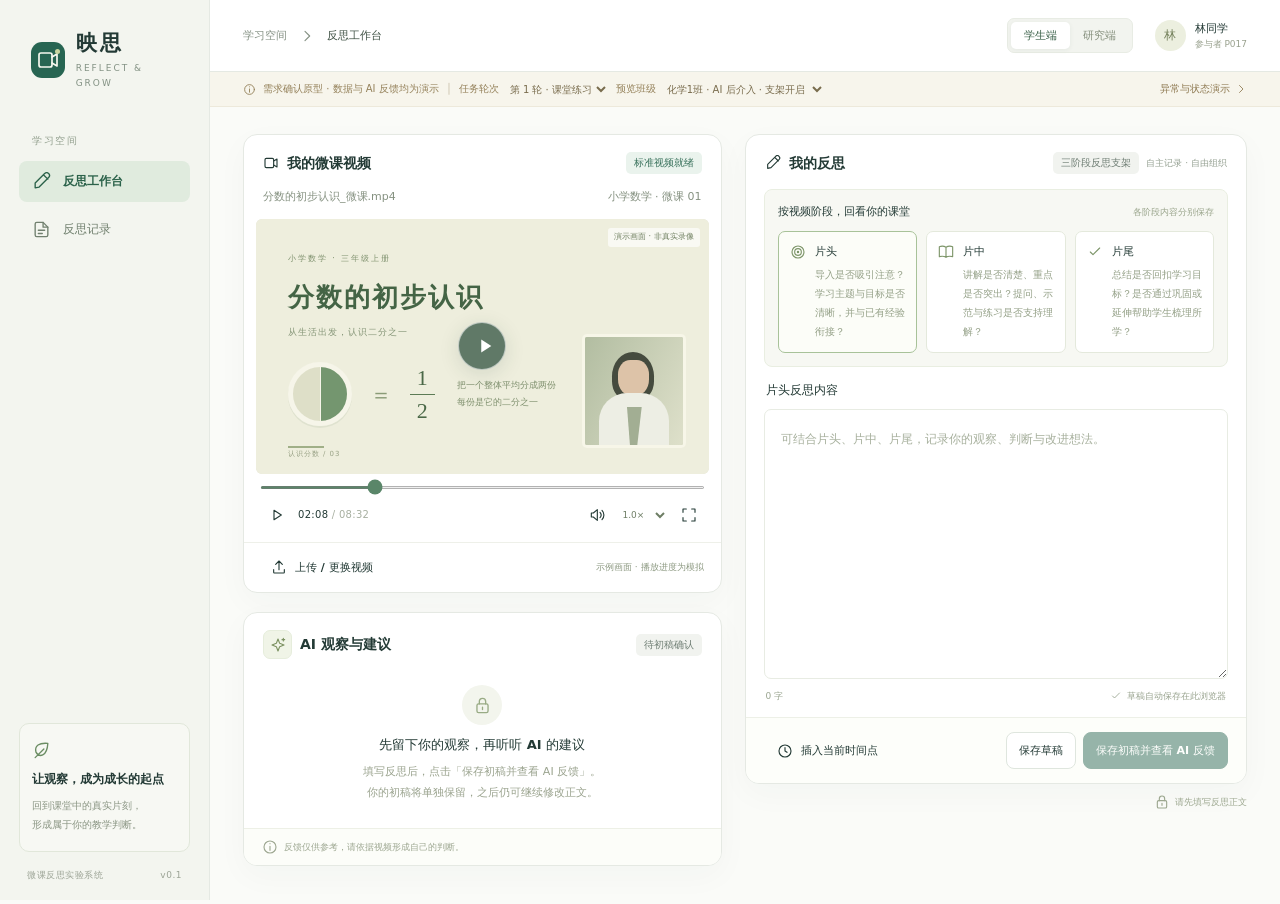
<file: index.html>
<!doctype html>
<html lang="zh-CN">
<head>
<meta charset="utf-8">
<meta name="viewport" content="width=device-width,initial-scale=1">
<meta name="description" content="微课视频反思实验系统的本地需求确认交互原型">
<title>映思 · 微课反思实验系统</title>
<style>
:root{--ink:#233a35;--sub:#75817c;--green:#276552;--green-deep:#204f42;--mint:#edf5ef;--line:#e5e9e3;--paper:#fafbf8;--white:#fff;--gold:#a58041;--amber:#f6f0e5;--red:#af5f54;--shadow:0 10px 32px #263d3408;--radius:14px}
*{box-sizing:border-box}body{margin:0;background:var(--paper);color:var(--ink);font:14px/1.6 "Microsoft YaHei","PingFang SC",system-ui,sans-serif}button,input,textarea,select{font:inherit}button,a,input,select,textarea{-webkit-tap-highlight-color:transparent}button{cursor:pointer}button{color:inherit}button:disabled{opacity:.48;cursor:not-allowed}a{color:inherit}svg{display:block;flex-shrink:0}.icon{width:19px;height:19px;fill:none;stroke:currentColor;stroke-width:1.7;stroke-linecap:round;stroke-linejoin:round}.i-sm{width:16px;height:16px}.i-lg{width:24px;height:24px}button:focus-visible,a:focus-visible{outline:3px solid #a9cbbb;outline-offset:3px}textarea:focus,input:focus,select:focus{outline:2px solid #b8d1c0;outline-offset:1px}h1,h2,h3,p{margin:0}h1{font-size:25px;font-weight:650;letter-spacing:-.7px}h2{font-size:17px;font-weight:650}h3{font-size:15px;font-weight:650}small,.small{font-size:12px}.muted{color:var(--sub)}.eyebrow{font-size:10px;letter-spacing:2px;color:#87978d;font-weight:650}.row{display:flex;align-items:center;gap:10px}.between{justify-content:space-between}.wrap{flex-wrap:wrap}.hidden,[hidden]{display:none!important}.btn{display:inline-flex;align-items:center;justify-content:center;gap:8px;background:white;border:1px solid #dfe6de;border-radius:8px;padding:9px 14px;white-space:nowrap;font-size:12px;font-weight:550;min-height:37px;transition:.18s}.btn:hover{background:#f3f6f1;border-color:#bdcfc0}.btn.primary{background:var(--green);border-color:var(--green);color:#fff}.btn.primary:hover{background:var(--green-deep)}.btn.ghost{background:transparent;border-color:transparent}.btn.ghost:hover{background:#edf2eb}.btn.tiny{padding:5px 9px;min-height:28px;font-size:11px}.btn.danger{color:var(--red)}.icon-btn{display:inline-flex;align-items:center;justify-content:center;width:32px;height:32px;background:transparent;border:0;border-radius:6px}.icon-btn:hover{background:#edf2eb}.tag{display:inline-flex;align-items:center;gap:5px;padding:3px 8px;border-radius:5px;background:#f1f3ef;color:#6f7e74;font-size:10px;white-space:nowrap}.tag.green{background:#eaf3ed;color:#37705a}.tag.amber{background:var(--amber);color:#99733a}.tag.red{background:#f8ece9;color:#a85a4e}.dot{width:5px;height:5px;border-radius:50%;background:currentColor}.card{background:white;border:1px solid var(--line);border-radius:var(--radius);box-shadow:var(--shadow)}
.sidebar{position:fixed;left:0;top:0;bottom:0;width:210px;background:#f3f5ef;border-right:1px solid var(--line);padding:30px 19px 18px;display:flex;flex-direction:column;z-index:30}.brand{display:flex;align-items:center;gap:11px;padding:0 12px 31px}.brand-mark{background:var(--green);color:#f6f8ee;width:36px;height:36px;display:grid;place-items:center;border-radius:11px;position:relative}.brand-mark:after{content:"";position:absolute;right:5px;top:7px;width:5px;height:5px;border-radius:50%;background:#c7d59f}.brand-name{font-size:21px;letter-spacing:3px;font-weight:700;line-height:1.3}.brand-sub{font-size:9px;letter-spacing:2px;color:#839284;margin-top:4px}.nav-label{font-size:10px;color:#93a08f;letter-spacing:1.6px;margin:12px 13px}.nav{display:flex;flex-direction:column;gap:7px}.nav button{border:0;background:transparent;padding:11px 13px;text-align:left;display:flex;align-items:center;gap:12px;color:#71806f;font-size:12px;border-radius:8px}.nav button:hover{background:#e8eee3}.nav button.active{background:#e0ebde;color:#2b624a;font-weight:650}.side-note{margin-top:auto;padding:17px 12px;border:1px solid #e1e7da;border-radius:10px;background:#f7f8f3}.side-note .leaf{color:#6b8d63;margin-bottom:10px}.side-note h3{font-size:12px}.side-note p{font-size:10px;line-height:1.9;color:#8a9583;margin-top:6px}.side-bottom{font-size:9px;color:#9ba395;display:flex;justify-content:space-between;padding:16px 8px 0;letter-spacing:.5px}.app{margin-left:210px}.topbar{height:72px;border-bottom:1px solid var(--line);background:#fff;display:flex;justify-content:space-between;align-items:center;padding:0 33px;gap:18px}.breadcrumb{font-size:11px;color:#859184;display:flex;gap:12px;align-items:center}.breadcrumb strong{font-weight:550;color:#3f5144}.top-right{display:flex;align-items:center;gap:22px}.role-switch{display:flex;background:#f2f4ef;border:1px solid #e8ece4;padding:3px;border-radius:7px}.role-switch button{border:0;background:transparent;font-size:11px;padding:5px 13px;color:#86907e;border-radius:5px}.role-switch button.active{background:#fff;color:#3d634b;box-shadow:0 1px 5px #223d2910}.profile{display:flex;align-items:center;gap:9px;font-size:11px}.avatar{width:31px;height:31px;border-radius:50%;background:#ecefdf;color:#74815b;display:grid;place-items:center;font-size:12px}.profile small{display:block;font-size:9px;color:#98a08d}.prototype-bar{padding:9px 33px;background:#f7f5ec;border-bottom:1px solid #ede9db;display:flex;align-items:center;justify-content:space-between;gap:10px;font-size:10px;color:#95825b}.prototype-bar .row{gap:7px}.prototype-bar select{font-size:10px;color:#796c4d;border:0;background:transparent;max-width:230px;cursor:pointer}.prototype-bar button{color:#8e7951;font-size:10px;border:0;background:transparent;padding:0;display:flex;align-items:center;gap:5px}.main{max-width:1580px;margin:0 auto;padding:27px 33px 38px}.page-head{display:flex;justify-content:space-between;gap:20px;align-items:flex-start;margin-bottom:22px}.page-head .eyebrow{margin-bottom:7px}.page-head p{font-size:11px;color:var(--sub);margin-top:6px}.head-status{text-align:right;padding-top:9px}.steps{display:flex;gap:0;padding:16px 24px;margin-bottom:23px;align-items:center;box-shadow:none}.step{display:flex;align-items:center;gap:11px;min-width:0;flex:1}.step:last-child{flex:0 0 auto}.step-num{width:28px;height:28px;border-radius:50%;display:grid;place-items:center;border:1px solid #dce3d8;background:#f7f8f4;color:#a4ad9e;font-size:11px}.step.active .step-num{color:white;background:var(--green);border-color:var(--green)}.step.done .step-num{background:#edf4e9;border-color:#edf4e9;color:#61855b}.step strong{font-size:11px;font-weight:550;display:block}.step small{font-size:9px;color:#9aa493;display:block;margin-top:1px}.step-line{height:1px;background:var(--line);flex:1;margin:0 23px;min-width:15px}.workspace-grid{display:grid;grid-template-columns:minmax(0,1fr) minmax(0,1.05fr);gap:23px;align-items:start}.panel-head{padding:17px 19px 14px;display:flex;align-items:center;justify-content:space-between;gap:10px}.panel-head h2{font-size:13px;display:flex;align-items:center;gap:8px}.panel-head .meta{font-size:9px;color:#939f90;display:flex;align-items:center;gap:7px}.video-card{overflow:hidden}.video-name{padding:0 19px 13px;display:flex;align-items:center;justify-content:space-between;font-size:10px;color:#859180}.video-stage{background:#e6e7dc;position:relative;aspect-ratio:16/9;overflow:hidden;margin:0 12px;border-radius:6px;color:#405b48}.slide{position:absolute;inset:0;display:flex;background:#eeeedd}.slide:before{content:"";position:absolute;inset:0;opacity:.15;background-image:radial-gradient(#bcb89c .7px,transparent .7px);background-size:6px 6px}.slide-left{position:relative;padding:7% 7% 5%;width:100%;display:flex;flex-direction:column;justify-content:center}.slide-heading{font-family:Georgia,"Microsoft YaHei",serif;font-size:clamp(18px,2vw,30px);letter-spacing:2px;color:#446445;font-weight:600}.slide-kicker{font-size:8px;letter-spacing:2px;color:#7f916e;margin-bottom:12px}.slide-desc{font-size:9px;color:#859577;letter-spacing:1px;margin-top:6px}.fraction-demo{display:flex;gap:18px;align-items:center;margin-top:23px}.fraction-circle{width:64px;height:64px;background:conic-gradient(#74966f 0deg 180deg,#dedfc8 180deg 360deg);border:5px solid #f6f5e9;border-radius:50%;box-shadow:0 2px 0 #b5bea744;position:relative}.fraction-circle:after{content:"";height:100%;width:1px;position:absolute;background:#f6f5e9;left:50%;top:0}.fraction-eq{font-size:22px;color:#8a9b77}.fraction-number{font-family:Georgia,serif;font-size:22px;display:flex;flex-direction:column;align-items:center;line-height:1.1;color:#4a6847}.fraction-number span:first-child{border-bottom:1px solid #5c7b55;padding:0 7px 4px;margin-bottom:4px}.fraction-note{font-size:9px;line-height:1.9;color:#7f906e;margin-left:4px}.chalk-line{width:36px;height:2px;background:#a0af87;margin-top:20px}.slide-page{position:absolute;bottom:13px;left:7%;font-size:7px;color:#98a185;letter-spacing:1px}.camera{position:absolute;width:23%;height:45%;bottom:10%;right:5%;border-radius:5px;background:#c9cdb6;border:3px solid #f7f6e8;overflow:hidden}.camera-bg{position:absolute;inset:0;background:linear-gradient(115deg,#b2bda1,#dee0ca)}.teacher-hair{position:absolute;top:14%;left:28%;width:43%;height:45%;border-radius:50% 50% 40% 40%;background:#454b3e}.teacher-face{position:absolute;top:22%;left:34%;width:31%;height:33%;background:#ddc3a8;border-radius:40% 40% 46% 46%}.teacher-body{position:absolute;bottom:-17%;left:14%;width:72%;height:65%;background:#edeee4;border-radius:40% 40% 0 0}.teacher-shirt{position:absolute;bottom:0;left:43%;width:15%;height:35%;background:#a2ae93;clip-path:polygon(0 0,100% 0,70% 100%,20% 100%)}.demo-watermark{position:absolute;right:9px;top:9px;background:#ffffffa6;font-size:8px;padding:3px 6px;border-radius:3px;color:#748465;z-index:2}.play-big{position:absolute;top:50%;left:50%;transform:translate(-50%,-50%);width:48px;height:48px;border:1px solid #ffffff95;background:#2f503ebd;color:white;border-radius:50%;display:grid;place-items:center;box-shadow:0 4px 20px #233d3320}.play-big .icon{fill:currentColor;stroke-width:0;width:22px;height:22px;margin-left:3px}.video-stage.playing .play-big{opacity:0;transition:.2s}.video-stage.playing:hover .play-big{opacity:1}.video-stage.playing .fraction-circle{animation:float 4s ease-in-out infinite}@keyframes float{50%{transform:translateY(-4px)}}.video-stage video{position:absolute;width:100%;height:100%;object-fit:contain;background:#172922;z-index:2}.video-stage:fullscreen{margin:0;border-radius:0;display:grid;place-items:center;aspect-ratio:auto}.video-stage:fullscreen .slide{position:relative;width:100%;aspect-ratio:16/9;max-height:100%}.controls{padding:12px 16px 11px}.seek{width:100%;accent-color:#5a8669;height:3px;margin:0 0 10px;display:block;cursor:pointer}.time{font-size:10px;font-variant-numeric:tabular-nums;letter-spacing:.3px}.time span{color:#a7afa0}.player-select{font-size:9px;border:0;color:#6e7e65;background:transparent;width:49px;cursor:pointer}.video-footer{padding:10px 17px;border-top:1px solid #eef0e9;display:flex;justify-content:space-between;align-items:center;gap:8px}.video-footer small{font-size:9px;color:#8c9981}.ai-card{margin-top:19px;overflow:hidden}.ai-card .panel-head{padding-bottom:14px}.ai-symbol{display:grid;place-items:center;background:#f0f4e7;border:1px solid #e6eddc;color:#7b9160;border-radius:7px;width:29px;height:29px}.ai-lock{padding:12px 22px 24px;text-align:center}.ai-lock .lock-visual{width:40px;height:40px;margin:0 auto 10px;border-radius:50%;background:#f3f5ed;color:#99ab85;display:grid;place-items:center}.ai-lock h3{font-size:12px;font-weight:550}.ai-lock p{font-size:10px;color:#9aa38e;margin:6px auto 0;max-width:290px;line-height:1.9}.ai-bottom{border-top:1px solid #edf0e6;padding:10px 18px;background:#fcfdf9;font-size:9px;color:#9da791;display:flex;align-items:center;gap:6px}.feedback-item{margin:0 18px;padding:13px 0;border-top:1px solid #edf0e7;font-size:11px}.feedback-item:first-child{border-top:0}.feedback-item h3{font-size:11px;display:flex;justify-content:space-between;margin-bottom:6px}.feedback-item p{color:#84917b;line-height:1.9;font-size:10px}.feedback-item .time-link{font-size:10px;border:0;color:#4f8062;background:#f0f5eb;border-radius:4px;padding:2px 6px}.feedback-item .suggestion{padding:8px 10px;border-radius:6px;background:#f5f7f0;margin-top:8px;font-size:10px;color:#718565}.reflection-card{overflow:hidden;display:flex;flex-direction:column;min-height:610px}.reflection-card .panel-head{padding-bottom:15px}.scaffold{margin:0 18px 14px;padding:13px;background:#f7f8f3;border:1px solid #e9eee1;border-radius:8px}.scaffold-title{display:flex;justify-content:space-between;align-items:center;font-size:11px;font-weight:550;margin-bottom:10px}.scaffold-title small{font-size:9px;color:#9aa58c;font-weight:400}.prompts{display:grid;grid-template-columns:repeat(3,minmax(0,1fr));gap:9px}.prompt{border:1px solid #e4e9dc;border-radius:7px;background:#fff;padding:11px;text-align:left;display:flex;gap:9px;align-items:flex-start;transition:.2s}.prompt:hover,.prompt.selected{border-color:#a8c299;background:#fcfdf8}.prompt-symbol{color:#7d9569;padding-top:1px}.prompt strong{font-size:10px;font-weight:550;display:block;margin-bottom:4px}.prompt p{font-size:9px;line-height:1.9;color:#94a087}.editor-label{padding:0 20px 9px;font-size:11px;display:flex;align-items:center;gap:7px}.editor-wrap{padding:0 18px;flex:1;display:flex;flex-direction:column;min-height:250px;position:relative}textarea.reflection{border:1px solid #e8ece3;background:#fff;border-radius:7px;resize:vertical;width:100%;min-height:255px;flex:1;padding:16px;color:#53674e;line-height:2.2;font-size:11px;transition:border .2s}textarea.reflection::placeholder{color:#a7b09d}textarea.reflection:focus{outline:0;border-color:#a6bc98;box-shadow:0 0 0 3px #f0f5ea}.editor-tools{display:flex;justify-content:space-between;align-items:center;padding:10px 2px 14px;color:#98a38e;font-size:9px}.save-state{display:flex;align-items:center;gap:5px;font-size:9px}.save-state .icon{width:12px;height:12px}.editor-actions{border-top:1px solid #edf0e7;padding:14px 18px;display:flex;align-items:center;justify-content:space-between;gap:8px;background:#fdfefa}.editor-actions .btn{font-size:10px;padding:8px 12px}.editor-actions small{font-size:9px;color:#97a28a}.submit-note{display:flex;align-items:center;gap:5px;font-size:9px;color:#9ca78f;margin-top:10px;justify-content:flex-end}.version-bar{margin-top:21px;display:flex;align-items:center;gap:0;padding:15px 19px;box-shadow:none}.version-bar>.row{flex:1;min-width:0}.version-bar .version-icon{width:30px;height:30px;background:#f3f5ee;border-radius:7px;display:grid;place-items:center;color:#8ba078}.version-bar strong{font-size:10px;font-weight:550;display:block}.version-bar small{font-size:9px;color:#9aa78e}.version-bar .separator{height:23px;width:1px;background:#e6ebdf;margin:0 23px}.version-link{background:none;border:0;color:#73925e;font-size:10px;padding:0}.page-foot{display:flex;align-items:center;justify-content:center;gap:7px;font-size:9px;color:#a4ad9b;padding-top:24px;letter-spacing:.2px}.notice{padding:12px 15px;background:#f8f5ea;border:1px solid #eee6cc;border-radius:8px;font-size:11px;color:#9c8756;display:flex;gap:9px;align-items:flex-start;line-height:1.9;margin-bottom:19px}.notice.green{color:#5d8061;background:#f1f6ec;border-color:#e0ead7}.notice .icon{width:16px;height:16px;margin-top:3px}.stats{display:grid;grid-template-columns:repeat(4,1fr);gap:17px;margin-bottom:23px}.stat{padding:20px}.stat span{font-size:11px;color:#86967b}.stat strong{display:block;font-size:27px;line-height:1.5;font-weight:550;margin:7px 0 2px}.stat small{font-size:9px;color:#a3ae97}.section-heading{display:flex;justify-content:space-between;align-items:center;margin:23px 0 13px}.section-heading h2{font-size:14px}.tabs{display:flex;gap:20px;border-bottom:1px solid var(--line);margin-bottom:19px}.tabs button{background:none;border:0;color:#93a087;padding:10px 0 12px;font-size:11px;border-bottom:2px solid transparent}.tabs button.active{color:#43704d;border-bottom-color:#5a8153}.group-grid{display:grid;grid-template-columns:repeat(4,1fr);gap:15px;margin-bottom:22px}.group-card{padding:18px}.group-letter{width:32px;height:32px;border:1px solid #dbe5d0;border-radius:9px;background:#f3f7ec;color:#65884f;font-family:Georgia;font-size:17px;display:grid;place-items:center;margin-bottom:13px}.group-card label{display:block;font-size:10px;color:#93a285;margin:15px 0 6px}.field{background:#fbfcf8;border:1px solid #e0e7d8;border-radius:6px;width:100%;padding:8px 9px;font-size:11px;color:#637957}.switch-row{display:flex;justify-content:space-between;align-items:center;margin-top:17px;font-size:10px;color:#849775}.switch{position:relative;display:inline-block;width:29px;height:17px;flex-shrink:0}.switch input{opacity:0;width:0;height:0;position:absolute}.switch span{position:absolute;cursor:pointer;inset:0;border-radius:20px;background:#dce3d5;transition:.2s}.switch span:before{content:"";position:absolute;width:11px;height:11px;left:3px;top:3px;border-radius:50%;background:white;transition:.2s}.switch input:checked+span{background:#63835a}.switch input:checked+span:before{transform:translateX(12px)}.switch input:focus-visible+span{outline:3px solid #a9cbbb;outline-offset:2px}.settings-card{padding:21px}.settings-card h3{font-size:13px;margin-bottom:15px}.setting-row{display:flex;justify-content:space-between;gap:15px;padding:12px 0;border-bottom:1px solid #eef1e7;font-size:11px}.setting-row:last-child{border-bottom:0}.setting-row span{color:#91a080}.setting-row strong{font-weight:500;color:#617c50;text-align:right}.table-card{overflow:auto}.table{width:100%;border-collapse:collapse;text-align:left;font-size:11px;white-space:nowrap}.table th{color:#93a284;font-size:10px;font-weight:500;background:#f7f9f2;padding:13px 18px;border-bottom:1px solid var(--line)}.table td{padding:15px 18px;border-bottom:1px solid #eef1e8;color:#6c805d}.table tr:last-child td{border-bottom:0}.table td strong{font-weight:550;color:#48633f}.table td.wrap-cell{white-space:normal;min-width:230px;line-height:1.9}.filters{display:flex;gap:12px;align-items:center;margin-bottom:17px}.filters .field{width:auto;min-width:130px}.search{max-width:240px}.empty{padding:50px 20px;text-align:center;color:#95a489;font-size:12px}.data-inline{display:grid;grid-template-columns:repeat(3,1fr);gap:15px;margin-bottom:20px}.data-inline .stat{padding:16px 20px}.data-inline .stat strong{font-size:22px}.event-list{max-height:490px;overflow:auto}.event-item{display:flex;gap:15px;padding:13px 20px;border-bottom:1px solid #eef1e8}.event-item .event-time{font-size:10px;color:#a2ac97;font-variant-numeric:tabular-nums;min-width:59px;padding-top:3px}.event-item .event-text{flex:1}.event-item strong{font-size:11px;font-weight:500}.event-item p{font-size:10px;color:#99a58d;margin-top:3px}.event-item .event-point{margin-top:8px;width:6px;height:6px;border-radius:50%;background:#b6c6a6}.modal-backdrop{position:fixed;inset:0;background:#23372c60;backdrop-filter:blur(3px);z-index:100;display:flex;align-items:center;justify-content:center;padding:22px}.modal{width:520px;max-width:100%;max-height:89vh;overflow:auto;background:white;border-radius:16px;box-shadow:0 24px 90px #20372530}.modal.wide{width:680px}.modal-header{padding:23px 25px 15px;display:flex;align-items:center;justify-content:space-between}.modal-header h2{font-size:17px}.modal-body{padding:0 25px 23px;color:#778b67;font-size:12px}.modal-body>p{line-height:1.9}.modal-footer{border-top:1px solid #edf1e6;padding:17px 25px;display:flex;justify-content:flex-end;gap:9px;background:#fbfcf8}.upload-zone{margin-top:18px;border:1px dashed #b9cda7;border-radius:10px;padding:30px 15px;text-align:center;background:#f8faf4}.upload-zone>.icon{width:30px;height:30px;margin:0 auto 12px;color:#8ba576}.upload-zone p{font-size:10px;color:#9baa8c;margin-top:10px}.upload-zone .file-label{display:inline-flex;cursor:pointer}.progress{height:5px;background:#e8eedf;border-radius:5px;overflow:hidden;margin:16px 0 10px}.progress>div{height:100%;background:#7c9c61;border-radius:5px;transition:width .2s}.progress-status{font-size:11px;color:#82966e}.snapshot{padding:17px;background:#f6f8f1;border:1px solid #e7eddd;border-radius:8px;white-space:pre-wrap;line-height:2;max-height:340px;overflow:auto;font-size:12px;color:#6b805a;margin-top:15px}.snapshot-meta{font-size:10px;color:#a0ac92;margin-top:9px}.review-note{margin-top:18px;padding:12px;background:#f4f7ee;border-radius:8px;font-size:10px;color:#91a07e;line-height:1.9}.success-symbol{width:56px;height:56px;display:grid;place-items:center;background:#eff6e7;color:#709756;border-radius:50%;margin:3px auto 17px}.success-content{text-align:center}.success-content h3{font-size:18px;margin-bottom:7px}.success-content p{font-size:11px;line-height:1.9;color:#93a482}.toast{position:fixed;bottom:28px;left:calc(50% + 105px);transform:translateX(-50%) translateY(20px);opacity:0;pointer-events:none;z-index:200;background:#2c4d3d;color:#fff;padding:12px 20px;font-size:12px;border-radius:9px;box-shadow:0 8px 30px #193c2b25;transition:.2s;max-width:90vw}.toast.show{opacity:1;transform:translateX(-50%) translateY(0)}.scenario-options{display:grid;grid-template-columns:1fr 1fr;gap:10px;margin-top:18px}.scenario{border:1px solid #e1e9d7;border-radius:8px;padding:13px;text-align:left;background:#fafcf6}.scenario strong{font-size:11px;display:block;color:#657f53}.scenario small{font-size:9px;color:#9caa8d;display:block;margin-top:5px}.scenario:hover{background:#f0f5e7}.spin{animation:spin 1s linear infinite}@keyframes spin{to{transform:rotate(360deg)}}.mobile-menu{display:none}.offline-pill{font-size:10px;color:#a08445;display:flex;align-items:center;gap:4px}.submitted-banner{padding:15px 20px;background:#eff5e8;border-bottom:1px solid #dde8d0;color:#73905d;font-size:11px;display:flex;align-items:center;gap:8px}.no-scaffold{padding:17px 20px 16px;font-size:11px;color:#99a58d;line-height:1.9}.preview-note{font-size:10px;color:#9daa8e;margin-top:15px;line-height:1.9}.badge-line{display:flex;gap:7px;margin-top:8px}.draft-icon{color:#8eaa73}.toolbar-divider{height:15px;width:1px;background:#e9ede2}.config-note{color:#94a284;font-size:10px;line-height:1.9;margin-top:15px}.config-name{font-size:12px;font-weight:550}.source-line{font-size:10px;color:#9aa98c;margin-bottom:19px;line-height:1.9}.modal pre{white-space:pre-wrap;word-break:break-word;font:11px/1.9 inherit}
.panel-head h2{font-size:14px}.prompt strong{font-size:11px}.prompt p{font-size:10px}.editor-label{font-size:12px}textarea.reflection{font-size:12px}.feedback-item p,.feedback-item .suggestion{font-size:11px}.ai-lock h3{font-size:13px}.ai-lock p{font-size:11px}.video-name{font-size:11px}.step strong{font-size:12px}.step small{font-size:10px}.editor-actions .btn{font-size:11px}.editor-actions{flex-wrap:wrap}.reflection-card{min-height:650px}.config-note{font-size:11px}.table{font-size:12px}.event-item strong{font-size:12px}.event-item p{font-size:11px}
@media(min-width:1600px){.main{padding-top:34px}.workspace-grid{gap:26px}.reflection-card{min-height:700px}textarea.reflection{min-height:300px}.prompt{padding:14px}.prompt p{font-size:10px}.slide-heading{font-size:33px}.ai-lock{padding:20px 22px 33px}}
@media(max-width:1200px){.sidebar{width:183px;padding-left:12px;padding-right:12px}.app{margin-left:183px}.topbar{padding:0 23px}.prototype-bar{padding:9px 23px}.main{padding:24px 23px}.workspace-grid{gap:17px}.prompts{gap:7px}.prompt{padding:9px;gap:6px}.prompt p{font-size:9px}.prompt-symbol .icon{width:15px;height:15px}.scaffold{margin-left:14px;margin-right:14px;padding:10px}.editor-wrap{padding:0 14px}.head-status .small{font-size:10px}.editor-actions{flex-wrap:wrap}.editor-actions .row{margin-left:auto}.toast{left:calc(50% + 91px)}.step-line{margin:0 14px}.group-grid{grid-template-columns:repeat(2,1fr)}.top-right{gap:15px}}
@media(max-width:980px){.sidebar{width:70px;padding:24px 10px}.brand{padding:0 5px 27px}.brand>div:last-child,.nav-label,.nav button span,.side-note,.side-bottom{display:none}.nav button{padding:12px 15px}.nav{gap:13px}.app{margin-left:70px}.workspace-grid{grid-template-columns:1fr 1.08fr;gap:15px}.topbar{height:64px}.top-right{gap:12px}.profile>div:last-child{display:none}.step small{display:none}.step-line{margin:0 12px}.steps{padding:14px 18px}.step strong{font-size:10px}.step-num{width:24px;height:24px}.prompts{grid-template-columns:1fr}.prompt{padding:8px 9px}.prompt p{line-height:1.6}.prompt strong{margin-bottom:2px}.reflection-card{min-height:660px}.fraction-note{display:none}.fraction-demo{margin-top:16px}.camera{right:3%}.video-footer{flex-wrap:wrap}.head-status{display:none}.toast{left:calc(50% + 35px)}.stats{grid-template-columns:repeat(2,1fr)}.version-bar .separator{margin:0 13px}.prototype-bar .prototype-desc{display:none}.prototype-bar .prototype-short{display:inline}.video-name{gap:8px;align-items:flex-start}.video-name span:first-child{word-break:break-all}}
@media(max-width:720px){.sidebar{display:none}.app{margin:0}.topbar{padding:0 16px;height:59px}.breadcrumb{font-size:10px;gap:8px}.top-right{gap:8px}.role-switch button{padding:5px 10px;font-size:10px}.profile{display:none}.mobile-menu{display:flex}.prototype-bar{padding:8px 16px;font-size:9px;flex-wrap:wrap;justify-content:flex-start}.prototype-bar select{max-width:190px}.prototype-bar>button{margin-left:auto}.main{padding:20px 16px 30px}h1{font-size:22px}.page-head{margin-bottom:17px;gap:8px}.page-head p{font-size:10px;line-height:1.9}.page-head .eyebrow{font-size:9px}.page-head .btn{padding:7px 10px;font-size:10px}.steps{padding:13px 14px;margin-bottom:18px}.step{gap:7px}.step-line{margin:0 8px;min-width:7px}.step strong{font-size:9px}.step-num{width:22px;height:22px;font-size:9px}.workspace-grid{grid-template-columns:1fr;gap:18px}.reflection-card{min-height:590px}.prompts{grid-template-columns:1fr}.prompt p{font-size:9px;line-height:1.8}.scaffold{padding:12px}.slide-heading{font-size:26px}.slide-kicker{font-size:8px}.fraction-note{display:block}.video-footer{flex-wrap:nowrap}.video-stage{margin:0 10px}.camera{right:5%}.ai-lock{padding:8px 20px 21px}.ai-card{margin-top:16px}.version-bar{flex-wrap:wrap;gap:13px;padding:15px}.version-bar>.row{min-width:120px}.version-bar .separator{display:none}.version-bar .version-icon{width:25px;height:25px}.toast{left:50%}.stats{gap:11px}.stat{padding:16px}.stat strong{font-size:24px}.group-grid{gap:12px}.group-card{padding:14px}.data-inline{gap:9px}.data-inline .stat{padding:13px}.data-inline .stat span{font-size:9px}.data-inline .stat strong{font-size:19px}.filters{flex-wrap:wrap;gap:8px}.filters .field{font-size:10px;min-width:100px}.tabs{gap:18px}.tabs button{font-size:10px}.modal-backdrop{padding:13px}.modal-header{padding:20px 19px 15px}.modal-body{padding:0 19px 20px}.modal-footer{padding:15px 19px}.scenario-options{gap:8px}.scenario{padding:11px}.editor-actions{flex-wrap:nowrap}.editor-actions .btn{font-size:10px;padding:8px 9px}.editor-actions small{font-size:8px}.source-line{font-size:9px}.page-foot{font-size:8px}.panel-head .meta{font-size:8px}.head-status{display:none}}
@media(prefers-reduced-motion:reduce){*,*:before,*:after{animation:none!important;transition:none!important}}
.reflection-archive{display:grid;gap:20px}.archive-stage{overflow:hidden}.archive-stage>h2{padding:17px 22px;border-bottom:1px solid var(--line);font-size:17px}.archive-versions{display:grid;grid-template-columns:repeat(2,minmax(0,1fr))}.archive-version{padding:20px 22px;min-width:0}.archive-version+.archive-version{border-left:1px solid var(--line)}.archive-version-head{display:flex;align-items:center;justify-content:space-between;gap:12px;flex-wrap:wrap;margin-bottom:12px}.archive-version-head h3{font-size:14px}.archive-time{font-size:12px;color:var(--sub)}.archive-text{white-space:pre-wrap;overflow-wrap:anywhere;font-size:15px;line-height:1.9;color:var(--ink)}.archive-empty{font-size:14px;color:var(--sub);padding:4px 0}.legacy-stage{margin-top:12px}.legacy-stage.selected{border-color:#a8c299;background:#edf5ef}
@media(max-width:720px){.archive-versions{grid-template-columns:1fr}.archive-version+.archive-version{border-left:0;border-top:1px solid var(--line)}.archive-stage>h2{padding:15px 18px}.archive-version{padding:17px 18px}}
.prototype-bar>.row{flex-wrap:wrap}.round-config+.round-config{margin-top:30px}.config-name{font-size:14px}
</style>
</head>
<body>
<svg style="display:none" aria-hidden="true"><defs>
<symbol id="i-play" viewBox="0 0 24 24"><path d="m9 5 11 7-11 7Z"/></symbol>
<symbol id="i-pause" viewBox="0 0 24 24"><path d="M8 5v14M16 5v14"/></symbol>
<symbol id="i-video" viewBox="0 0 24 24"><rect x="3" y="5" width="13" height="14" rx="2"/><path d="m16 9 5-3v12l-5-3"/></symbol>
<symbol id="i-grid" viewBox="0 0 24 24"><rect x="3" y="3" width="7" height="7" rx="1.5"/><rect x="14" y="3" width="7" height="7" rx="1.5"/><rect x="3" y="14" width="7" height="7" rx="1.5"/><rect x="14" y="14" width="7" height="7" rx="1.5"/></symbol>
<symbol id="i-edit" viewBox="0 0 24 24"><path d="m15 4 5 5M4 20l5-1L21 7a2 2 0 0 0-5-5L4 14Z"/></symbol>
<symbol id="i-file" viewBox="0 0 24 24"><path d="M14 3H6a2 2 0 0 0-2 2v14a2 2 0 0 0 2 2h12a2 2 0 0 0 2-2V9Z"/><path d="M14 3v6h6M8 13h8M8 17h5"/></symbol>
<symbol id="i-check" viewBox="0 0 24 24"><path d="m5 12 4 4L19 6"/></symbol>
<symbol id="i-clock" viewBox="0 0 24 24"><circle cx="12" cy="12" r="9"/><path d="M12 7v5l3 2"/></symbol>
<symbol id="i-upload" viewBox="0 0 24 24"><path d="M12 16V3m-5 5 5-5 5 5M4 16v4a1 1 0 0 0 1 1h14a1 1 0 0 0 1-1v-4"/></symbol>
<symbol id="i-download" viewBox="0 0 24 24"><path d="M12 3v13m-5-5 5 5 5-5M4 16v4a1 1 0 0 0 1 1h14a1 1 0 0 0 1-1v-4"/></symbol>
<symbol id="i-spark" viewBox="0 0 24 24"><path d="m12 3 2.5 6.5L21 12l-6.5 2.5L12 21l-2.5-6.5L3 12l6.5-2.5ZM20 2v4m-2-2h4"/></symbol>
<symbol id="i-lock" viewBox="0 0 24 24"><rect x="5" y="10" width="14" height="11" rx="2"/><path d="M8 10V7a4 4 0 0 1 8 0v3M12 14v3"/></symbol>
<symbol id="i-info" viewBox="0 0 24 24"><circle cx="12" cy="12" r="9"/><path d="M12 11v6M12 7h.01"/></symbol>
<symbol id="i-chevron" viewBox="0 0 24 24"><path d="m9 5 7 7-7 7"/></symbol>
<symbol id="i-down" viewBox="0 0 24 24"><path d="m6 9 6 6 6-6"/></symbol>
<symbol id="i-close" viewBox="0 0 24 24"><path d="m6 6 12 12M18 6 6 18"/></symbol>
<symbol id="i-reset" viewBox="0 0 24 24"><path d="M3 11a9 9 0 1 1 3 8M3 4v7h7"/></symbol>
<symbol id="i-settings" viewBox="0 0 24 24"><path d="M4 6h16M4 12h16M4 18h16"/><circle cx="9" cy="6" r="2" fill="currentColor"/><circle cx="15" cy="12" r="2" fill="currentColor"/><circle cx="8" cy="18" r="2" fill="currentColor"/></symbol>
<symbol id="i-chart" viewBox="0 0 24 24"><path d="M4 3v18h17M8 16v-5m5 5V7m5 9v-8"/></symbol>
<symbol id="i-leaf" viewBox="0 0 24 24"><path d="M20 3C9 2 3 6 5 14c4 7 14 6 15-11ZM4 21 15 10"/></symbol>
<symbol id="i-target" viewBox="0 0 24 24"><circle cx="12" cy="12" r="9"/><circle cx="12" cy="12" r="5"/><circle cx="12" cy="12" r="1"/></symbol>
<symbol id="i-book" viewBox="0 0 24 24"><path d="M12 5c-3-2-7-2-10-1v15c4-1 7-1 10 1 3-2 6-2 10-1V4c-3-1-7-1-10 1Zm0 0v15"/></symbol>
<symbol id="i-screen" viewBox="0 0 24 24"><rect x="3" y="4" width="18" height="13" rx="2"/><path d="M8 21h8M12 17v4m-5-8 3-3 3 2 4-5"/></symbol>
<symbol id="i-chat" viewBox="0 0 24 24"><path d="M21 11a9 9 0 0 1-9 9 10 10 0 0 1-4-1l-5 2 1-5a9 9 0 1 1 17-5Z"/><path d="M8 10h8M8 14h5"/></symbol>
<symbol id="i-save" viewBox="0 0 24 24"><path d="M5 3h12l4 4v13a1 1 0 0 1-1 1H4a1 1 0 0 1-1-1V5a2 2 0 0 1 2-2Z"/><path d="M7 3v6h10V3M7 21v-7h10v7"/></symbol>
<symbol id="i-volume" viewBox="0 0 24 24"><path d="m11 4-6 5H2v6h3l6 5ZM15 8a6 6 0 0 1 0 8m3-11a10 10 0 0 1 0 14"/></symbol>
<symbol id="i-expand" viewBox="0 0 24 24"><path d="M8 3H3v5m13-5h5v5M3 16v5h5m13-5v5h-5"/></symbol>
<symbol id="i-wifi" viewBox="0 0 24 24"><path d="M2 8a16 16 0 0 1 20 0M5 12a11 11 0 0 1 14 0m-10 4a5 5 0 0 1 6 0M12 20h.01"/></symbol>
<symbol id="i-menu" viewBox="0 0 24 24"><path d="M4 6h16M4 12h16M4 18h16"/></symbol>
</defs></svg>
<aside class="sidebar">
 <div class="brand"><div class="brand-mark"><svg class="icon i-lg"><use href="#i-video"/></svg></div><div><div class="brand-name">映思</div><div class="brand-sub">REFLECT & GROW</div></div></div>
 <div class="nav-label" id="navLabel">学习空间</div><nav class="nav" id="navigation" aria-label="主导航"></nav>
 <div class="side-note"><div class="leaf"><svg class="icon"><use href="#i-leaf"/></svg></div><h3>让观察，成为成长的起点</h3><p>回到课堂中的真实片刻，<br>形成属于你的教学判断。</p></div>
 <div class="side-bottom"><span>微课反思实验系统</span><span>v0.1</span></div>
</aside>
<div class="app">
 <header class="topbar"><div class="row"><button class="icon-btn mobile-menu" aria-label="打开导航" data-action="mobileNav"><svg class="icon"><use href="#i-menu"/></svg></button><div class="breadcrumb"><span id="crumbSpace">学习空间</span><svg class="icon i-sm"><use href="#i-chevron"/></svg><strong id="crumbPage">反思工作台</strong></div></div><div class="top-right"><div class="role-switch" aria-label="角色预览"><button id="studentRole" class="active" data-action="role" data-role="student">学生端</button><button id="researchRole" data-action="role" data-role="researcher">研究端</button></div><div class="profile"><div class="avatar" id="avatar">林</div><div id="profileText">林同学<small>参与者 P017</small></div></div></div></header>
 <div class="prototype-bar"><div class="row"><svg class="icon" style="width:13px;height:13px"><use href="#i-info"/></svg><span>需求确认原型<span class="prototype-desc"> · 数据与 AI 反馈均为演示</span></span><span style="color:#c7bda6">│</span><label for="previewRound">任务轮次</label><select id="previewRound" aria-label="预览任务轮次"></select><label for="previewGroup">预览班级</label><select id="previewGroup" aria-label="预览班级"></select></div><button data-action="scenarios">异常与状态演示 <svg class="icon" style="width:12px;height:12px"><use href="#i-chevron"/></svg></button></div>
 <main class="main" id="main"></main>
</div>
<div id="modalRoot"></div><div class="toast" id="toast" role="status" aria-live="polite"></div>
<input id="fileInput" type="file" accept="video/*,.mp4,.mov,.webm,.mkv,.avi" hidden>
<script>
/* 本地需求确认原型。没有服务端、真实转码或 AI 调用。 */
'use strict';
const $=s=>document.querySelector(s);
const icons=(name,cls='')=>`<svg class="icon ${cls}" aria-hidden="true"><use href="#i-${name}"/></svg>`;
const esc=s=>String(s??'').replace(/[&<>"']/g,c=>({'&':'&amp;','<':'&lt;','>':'&gt;','"':'&quot;',"'":'&#39;'}[c]));
const now=()=>new Date().toISOString();
const localTime=t=>t?new Date(t).toLocaleTimeString('zh-CN',{hour12:false}):'—';
const fmt=t=>`${String(Math.floor(t/60)).padStart(2,'0')}:${String(Math.floor(t%60)).padStart(2,'0')}`;
const flowNames={none:'无 AI 介入',first:'AI 先介入',later:'AI 后介入'};
const reflectionStages=['片头','片中','片尾'];
const emptyStageDrafts=()=>Object.fromEntries(reflectionStages.map(stage=>[stage,'']));
const classNames={A:'物理1班',B:'物理2班',C:'化学1班',D:'化学2班'};
const rounds=[{id:'1',name:'课堂练习'},{id:'2',name:'课后反思'}];
const className=id=>classNames[id]||id;
const roundTitle=id=>`第 ${id} 轮 · ${rounds.find(r=>r.id===String(id))?.name||''}`;
const KEY='yingsi-prototype-v1';
const initialGroups=()=>[{id:'A',name:'物理1班',flow:'none',scaffold:false},{id:'B',name:'物理2班',flow:'none',scaffold:true},{id:'C',name:'化学1班',flow:'later',scaffold:true},{id:'D',name:'化学2班',flow:'first',scaffold:true}];
let storageAvailable=true,stored=null;
try{stored=JSON.parse(localStorage.getItem(KEY)||'null')}catch(e){storageAvailable=false}
const store=stored&&stored.schema===1?stored:{schema:1,groups:initialGroups(),sessions:{},configVersion:1};
// Keep legacy first-round keys and IDs so saved drafts and snapshots stay intact.
store.roundGroups=store.roundGroups||{'1':store.groups,'2':store.groups.map(g=>({...g}))};
for(const r of rounds)store.roundGroups[r.id]=(store.roundGroups[r.id]||store.groups).map(g=>({...g,name:className(g.id)}));
store.groups=store.roundGroups['1'];
for(const [key,s] of Object.entries(store.sessions)){
  s.roundId=String(s.roundId||(key.startsWith('2:')?'2':'1'));
  s.round=roundTitle(s.roundId);s.task=rounds.find(r=>r.id===s.roundId).name;s.className=className(s.group);
}
let role='student',page='workspace',roundId=String(store.previewRound||'1'),groupId=store.previewGroup||'C',offline=false,saveTimer=null,toastTimer=null,playTimer=null,uploadTimer=null,playing=false,speed=1,videoUrl=null,videoFile=null,modalReturnFocus=null,dataTab='tasks',dataFilter='all',dataRoundFilter='all';
const aiTimers=new Map();
let processingTaskId=null,uploadProgress=0,uploadStage='idle';
const groupsForRound=(id=roundId)=>store.roundGroups[id];
const group=()=>groupsForRound().find(g=>g.id===groupId);
const sessionKey=(id=groupId,round=roundId)=>String(round)==='1'?id:`${round}:${id}`;
function newSession(g,round=roundId){const suffix=String(round)==='1'?'':`-R${round}`;return {id:`T2026-${g.id}-017${suffix}`,group:g.id,className:className(g.id),roundId:String(round),participant:'P017',task:rounds.find(r=>r.id===String(round)).name,round:roundTitle(round),flow:g.flow,scaffold:g.scaffold,configVersion:store.configVersion,videoStatus:'ready',videoName:'分数的初步认识_微课.mp4',videoId:`V-${g.id}-017${suffix}`,standardId:`STD-${g.id}-017${suffix}`,videoLocal:false,duration:512,position:128,draft:'',stageDrafts:emptyStageDrafts(),savedStageDrafts:{},activeStage:'片头',legacyText:'',version:0,savedAt:null,pendingSync:false,initial:null,final:null,aiStatus:g.flow==='first'?'ready':'locked',aiRequestedAt:g.flow==='first'?now():null,aiGeneratedAt:g.flow==='first'?now():null,aiPresentedAt:null,firstInputAt:null,orderDeviation:false,events:[],enteredAt:now(),openedAt:now()}}
function session(){
  const key=sessionKey();
  if(!store.sessions[key])store.sessions[key]=newSession(group());
  const s=store.sessions[key];
  if(!s.stageDrafts){
    // Older drafts have no stage metadata. Preserve them without guessing a category.
    s.stageDrafts=emptyStageDrafts();s.legacyText=s.draft||'';
    s.activeStage=s.legacyText?'legacy':'片头';s.savedStageDrafts={};
    if(s.savedAt&&s.legacyText.trim())s.savedStageDrafts.legacy={text:s.legacyText,time:s.savedAt,version:s.version};
  }
  return s;
}
function currentReflection(s=session()){return s.activeStage==='legacy'?s.legacyText:s.stageDrafts[s.activeStage]||''}
function updateReflection(text,s=session()){
  if(s.activeStage==='legacy')s.legacyText=text;else s.stageDrafts[s.activeStage]=text;
  const parts=[...(s.legacyText?.trim()?[['历史正文（未标注阶段）',s.legacyText]]:[]),...reflectionStages.map(stage=>[stage,s.stageDrafts[stage]||'']).filter(([,text])=>text.trim())];
  s.draft=parts.length===1?parts[0][1]:parts.map(([stage,text])=>`[${stage}]\n${text}`).join('\n\n');
}
function reflectionSnapshot(s=session()){return {text:s.draft,stages:{...s.stageDrafts},legacyText:s.legacyText||'',time:now(),version:s.version}}
function switchReflectionStage(stage){
  const s=session();if(!reflectionStages.includes(stage)&&!(stage==='legacy'&&s.legacyText))return;
  flushDraft();s.activeStage=stage;persist();
  document.querySelectorAll('[data-action="prompt"]').forEach(b=>{const selected=b.dataset.stage===stage;b.classList.toggle('selected',selected);b.setAttribute('aria-pressed',String(selected))});
  $('#reflection').value=currentReflection();$('#wordCount').textContent=currentReflection().replace(/\s/g,'').length+' 字';
  $('#reflectionLabel').textContent=(stage==='legacy'?'历史正文':stage)+'反思内容';$('#saveStatus').innerHTML=saveLabel();
}
function persist(){store.previewRound=roundId;store.previewGroup=groupId;try{localStorage.setItem(KEY,JSON.stringify(store));return true}catch(e){storageAvailable=false;return false}}
function record(type,detail='',target=session()){target.events.push({seq:target.events.length+1,type,time:now(),receivedAt:offline?null:now(),position:Math.floor(target.position),detail,offline});persist()}
function feedbackPresented(){const s=session();if(s.flow==='none'||s.aiStatus!=='ready'||s.aiPresentedAt||s.final||page!=='workspace'||role!=='student')return;s.aiPresentedAt=now();if(s.flow==='first'&&s.firstInputAt)s.orderDeviation=true;record('反馈首次呈现',s.orderDeviation?'顺序偏离：首次非空输入早于反馈首次呈现':'反馈面板已展开并显示');persist();updateWorkspaceState()}
function aiVisible(){const s=session();return s.flow!=='none'&&(s.flow==='first'||!!s.initial)}
function canSubmit(){const s=session();return !offline&&s.videoStatus==='ready'&&!!s.draft.trim()&&(s.flow==='none'||!!s.aiPresentedAt)&&!s.final}
function submitReason(){const s=session();if(s.final)return'本轮任务已提交';if(offline)return'模拟断网中：草稿本机保留，恢复连接后可确认或提交';if(s.videoStatus!=='ready')return'请等待标准视频就绪';if(!s.draft.trim())return'请先填写反思正文';if(s.flow==='later'&&!s.initial)return'请先确认初稿并查看 AI 反馈';if(s.flow!=='none'&&!s.aiPresentedAt)return'请等待 AI 反馈首次呈现';return'提交后保存最终稿快照并结束本轮任务'}
function toast(t){$('#toast').textContent=t;$('#toast').classList.add('show');clearTimeout(toastTimer);toastTimer=setTimeout(()=>$('#toast').classList.remove('show'),3300)}
function showModal(title,body,footer='',wide=false){modalReturnFocus=document.activeElement;$('#modalRoot').innerHTML=`<div class="modal-backdrop"><section class="modal ${wide?'wide':''}" role="dialog" aria-modal="true" aria-labelledby="modalTitle"><div class="modal-header"><h2 id="modalTitle">${title}</h2><button class="icon-btn" data-action="closeModal" aria-label="关闭弹窗">${icons('close')}</button></div><div class="modal-body">${body}</div>${footer?`<div class="modal-footer">${footer}</div>`:''}</section></div>`;setTimeout(()=>$('#modalRoot button, #modalRoot input, #modalRoot select, #modalRoot textarea')?.focus(),0)}
function closeModal(){if(uploadStage==='uploading'||uploadStage==='transcoding')toast('视频处理中，你可以继续编辑反思');$('#modalRoot').innerHTML='';if(modalReturnFocus?.isConnected)modalReturnFocus.focus()}
function groupOptions(){return groupsForRound().map(g=>`<option value="${g.id}" ${g.id===groupId?'selected':''}>${esc(g.name)} · ${flowNames[g.flow]}${g.scaffold?' · 支架开启':' · 无支架'}</option>`).join('')}
function roundOptions(selected=roundId){return rounds.map(r=>`<option value="${r.id}" ${r.id===selected?'selected':''}>${roundTitle(r.id)}</option>`).join('')}
function changePreview(nextRound=roundId,nextGroup=groupId){
  flushDraft();stopPlayback();if(videoUrl){URL.revokeObjectURL(videoUrl);videoUrl=null}
  roundId=nextRound;groupId=nextGroup;session();record('进入工作台',`${roundTitle(roundId)} · ${className(groupId)}`);render();
  toast(`已切换至 ${className(groupId)} · ${roundTitle(roundId)}`);
}
const navItems={student:[['workspace','edit','反思工作台'],['history','file','反思记录']],researcher:[['config','settings','实验配置'],['data','chart','过程数据']]};
const pageTitles={workspace:'反思工作台',history:'反思记录',config:'实验配置',data:'过程数据'};
function renderNav(){const items=navItems[role];$('#navigation').innerHTML=items.map(([p,i,t])=>`<button data-action="navigate" data-page="${p}" class="${page===p?'active':''}" ${page===p?'aria-current="page"':''} title="${t}">${icons(i)}<span>${t}</span></button>`).join('');$('#navLabel').textContent=role==='student'?'学习空间':'研究管理';$('#crumbSpace').textContent=role==='student'?'学习空间':'研究管理';$('#crumbPage').textContent=pageTitles[page];$('#studentRole').classList.toggle('active',role==='student');$('#researchRole').classList.toggle('active',role==='researcher');$('#avatar').textContent=role==='student'?'林':'研';$('#profileText').innerHTML=role==='student'?'林同学<small>参与者 P017</small>':'研究人员<small>实验管理员</small>';$('#previewGroup').innerHTML=groupOptions();$('#previewRound').innerHTML=roundOptions()}
function head(eye,title,desc,actions=''){return `<div class="page-head"><div><div class="eyebrow">${eye}</div><h1>${title}</h1><p>${desc}</p></div>${actions}</div>`}
function navigate(p){flushDraft();stopPlayback();page=p;render();window.scrollTo(0,0)}
function switchRole(r){flushDraft();stopPlayback();role=r;page=r==='student'?'workspace':'config';render();window.scrollTo(0,0)}
function render(){renderNav();const builders={workspace:workspace,history:history,config:config,data:dataPage};$('#main').innerHTML=builders[page]();if(page==='workspace'){bindEditor();mountVideo();requestAnimationFrame(feedbackPresented)}if(!storageAvailable&&page==='workspace')toast('浏览器限制了本地保存，建议使用普通浏览器打开此 HTML')}
function videoStatusLabel(s){return s.videoStatus==='ready'?'标准视频就绪':s.videoStatus==='failed'?'处理失败':s.videoStatus==='empty'?'待上传视频':'处理中'}
function workspace(){const s=session();return `${s.orderDeviation?`<div class="notice">${icons('info')}<span>已记录实际介入顺序：你在 AI 反馈首次显示前开始了写作。草稿已保留，研究端可查看该标记。</span></div>`:''}<div class="workspace-grid"><div><section class="card video-card"><div class="panel-head"><h2>${icons('video','i-sm')} 我的微课视频</h2><span id="videoStatusBadge" class="tag ${s.videoStatus==='ready'?'green':s.videoStatus==='failed'?'red':'amber'}">${videoStatusLabel(s)}</span></div><div class="video-name"><span id="videoName">${esc(s.videoName)}</span><span>小学数学 · 微课 01</span></div><div class="video-stage" id="videoStage">${demoSlide()}<button class="play-big" id="bigPlay" data-action="play" aria-label="播放或暂停视频">${icons('play')}</button></div><div class="controls"><input type="range" min="0" max="${s.duration}" value="${s.position}" class="seek" id="seek" aria-label="视频进度"><div class="row between"><div class="row" style="gap:6px"><button class="icon-btn" id="playButton" data-action="play" aria-label="播放视频">${icons('play','i-sm')}</button><div class="time" id="timeDisplay">${fmt(s.position)} <span>/ ${fmt(s.duration)}</span></div></div><div class="row" style="gap:5px"><button class="icon-btn" data-action="volume" id="volumeButton" aria-label="切换静音">${icons('volume','i-sm')}</button><select class="player-select" id="playSpeed" aria-label="播放速度"><option value="1">1.0×</option><option value="1.25">1.25×</option><option value="1.5">1.5×</option><option value="2">2.0×</option></select><button class="icon-btn" data-action="fullscreen" aria-label="全屏播放">${icons('expand','i-sm')}</button></div></div></div><div class="video-footer"><button class="btn ghost tiny" data-action="upload">${icons('upload','i-sm')} 上传 / 更换视频</button><small id="videoMeta">${s.videoLocal&&!videoUrl?'本地视频需重新选择 · 草稿已恢复':'示例画面 · 播放进度为模拟'}</small></div><div id="processingInline"></div></section><div id="aiArea">${aiPanel()}</div></div><div><section class="card reflection-card">${s.final?`<div class="submitted-banner">${icons('check','i-sm')} 已于 ${localTime(s.final.time)} 提交，本轮反思已完成。</div>`:''}<div class="panel-head"><h2>${icons('edit','i-sm')} 我的反思</h2><div class="meta"><span class="tag">${s.scaffold?'三阶段反思支架':'自由反思'}</span><span>自主记录 · 自由组织</span></div></div>${scaffold()}<div class="editor-label"><label id="reflectionLabel" for="reflection" style="font-weight:550">${s.activeStage==='legacy'?'历史正文':s.activeStage}反思内容</label></div><div class="editor-wrap"><textarea id="reflection" class="reflection" ${s.final?'readonly':''} aria-label="反思内容" placeholder="${s.scaffold?'可结合片头、片中、片尾，记录你的观察、判断与改进想法。':'记录你认为值得反思的观察、依据或改进想法。'}">${esc(currentReflection(s))}</textarea><div class="editor-tools"><span id="wordCount">${currentReflection(s).replace(/\s/g,'').length} 字</span><span id="saveStatus" class="save-state">${saveLabel()}</span></div></div><div class="editor-actions"><button class="btn ghost" data-action="timestamp" ${s.final?'disabled':''}>${icons('clock','i-sm')} 插入当前时间点</button><div class="row" style="gap:7px"><button class="btn" id="saveDraftButton" data-action="saveDraft" ${s.final?'disabled':''}>保存草稿</button><button class="btn primary" id="primaryButton" data-action="primary"></button></div></div></section><div class="submit-note" id="submitHint">${icons('lock','i-sm')} ${submitReason()}</div></div></div>`}
function demoSlide(){return `<div class="slide"><div class="slide-left"><div class="slide-kicker">小学数学 · 三年级上册</div><div class="slide-heading">分数的初步认识</div><div class="slide-desc">从生活出发，认识二分之一</div><div class="fraction-demo"><div class="fraction-circle"></div><span class="fraction-eq">＝</span><div class="fraction-number"><span>1</span><span>2</span></div><div class="fraction-note">把一个整体平均分成两份<br>每份是它的二分之一</div></div><div class="chalk-line"></div></div><div class="camera"><div class="camera-bg"></div><div class="teacher-hair"></div><div class="teacher-face"></div><div class="teacher-body"></div><div class="teacher-shirt"></div></div><div class="demo-watermark">演示画面 · 非真实录像</div><div class="slide-page">认识分数 / 03</div></div>`}
const promptData=[['target','片头','导入是否吸引注意？学习主题与目标是否清晰，并与已有经验衔接？'],['book','片中','讲解是否清楚、重点是否突出？提问、示范与练习是否支持理解？'],['check','片尾','总结是否回扣学习目标？是否通过巩固或延伸帮助学生梳理所学？']];
function scaffold(){const s=session();return `<div class="scaffold"><div class="scaffold-title"><span>${s.scaffold?'按视频阶段，回看你的课堂':'选择反思阶段'}</span><small>各阶段内容分别保存</small></div><div class="prompts">${promptData.map(([i,t,p])=>`<button class="prompt ${s.activeStage===t?'selected':''}" data-action="prompt" data-stage="${t}" aria-pressed="${s.activeStage===t}"><span class="prompt-symbol">${icons(i,'i-sm')}</span><span><strong>${t}</strong>${s.scaffold?`<p>${p}</p>`:''}</span></button>`).join('')}</div>${s.legacyText?`<button class="btn tiny legacy-stage ${s.activeStage==='legacy'?'selected':''}" data-action="prompt" data-stage="legacy" aria-pressed="${s.activeStage==='legacy'}">历史正文（未标注阶段）</button>`:''}</div>`}
function saveLabel(){const s=session(),saved=s.savedStageDrafts[s.activeStage];return s.pendingSync?`${icons('wifi')} 本机已保留 · 待模拟同步`:saved?`${icons('check')} 已保存至本机 ${localTime(saved.time)}`:`${icons('check')} 草稿自动保存在此浏览器`}
function aiPanel(){const s=session();if(s.flow==='none')return'';let content='';if(s.aiStatus==='ready'&&aiVisible()){content=`<div id="feedbackBody">${feedbackItems()}</div>`}else if(s.aiStatus==='failed'){content=`<div class="ai-lock"><div class="lock-visual">${icons('info')}</div><h3>AI 分析暂时失败</h3><p>你的反思仍可继续编辑。重试会沿用本次视频${s.initial?'与已确认初稿':''}。</p><button class="btn tiny" data-action="retryAI" style="margin-top:13px">${icons('reset','i-sm')} 重试分析</button></div>`}else if(s.aiStatus==='generating'){content=`<div class="ai-lock"><div class="lock-visual">${icons('reset','spin')}</div><h3>正在生成视频观察与建议</h3><p>请稍候，你可以继续播放视频和编辑反思。反馈就绪后将在这里自动展开。</p></div>`}else if(s.flow==='first'){content=`<div class="ai-lock"><div class="lock-visual">${icons('clock')}</div><h3>视频就绪后，AI 将先提供观察与建议</h3><p>请选择微课视频并完成处理。等待期间，你仍可播放已就绪的视频和编辑反思。</p></div>`}else{content=`<div class="ai-lock"><div class="lock-visual">${icons('lock')}</div><h3>先留下你的观察，再听听 AI 的建议</h3><p>填写反思后，点击「保存初稿并查看 AI 反馈」。<br>你的初稿将单独保留，之后仍可继续修改正文。</p></div>`}return `<section class="card ai-card"><div class="panel-head"><h2><span class="ai-symbol">${icons('spark','i-sm')}</span> AI 观察与建议</h2><span class="tag ${s.aiStatus==='ready'?'green':''}">${s.aiStatus==='ready'?'演示反馈':s.aiStatus==='generating'?'正在分析':s.aiStatus==='failed'?'分析失败':s.flow==='first'?'等待视频':'待初稿确认'}</span></div>${content}<div class="ai-bottom">${icons('info','i-sm')} 反馈仅供参考，请依据视频形成自己的判断。</div></section>`}
function feedbackRecords(){return [{time:72,title:'教学选题 · 目标呈现',observation:'示例观察：片头展示了“认识二分之一”的学习主题，但学习目标出现的时间较短。',suggestion:'可在导入后用一句学生能理解的话明确本节要学会什么。'},{time:128,title:'教学内容 · 概念解释',observation:'示例观察：使用分蛋糕情境解释二分之一，画面呈现了两份结果。',suggestion:'可补充“平均分”的对照例子，请学生说明不平均分时能否表示二分之一。'},{time:294,title:'教学活动 · 检验理解',observation:'示例观察：教师提问后较快给出了答案，学生独立作答的空间有限。',suggestion:'可增加短暂停顿或一道辨析题，让学生先表达理由。'}]}
function feedbackItems(){return feedbackRecords().map(f=>`<article class="feedback-item"><h3>${f.title}<button class="time-link" data-action="seekTo" data-time="${f.time}">${icons('play','i-sm').replace('class="icon i-sm"','class="icon i-sm" style="display:inline-block;width:9px;height:9px"')} ${fmt(f.time)}</button></h3><p>${f.observation}</p><div class="suggestion">${f.suggestion}</div></article>`).join('')}
function bindEditor(){const editor=$('#reflection');editor.addEventListener('input',()=>{const s=session();updateReflection(editor.value,s);if(s.draft.trim()&&!s.firstInputAt){s.firstInputAt=now();record('首次非空输入');if(s.flow==='first'&&!s.aiPresentedAt){s.orderDeviation=true;persist()}}s.pendingSync=offline;persist();$('#wordCount').textContent=editor.value.replace(/\s/g,'').length+' 字';$('#saveStatus').innerHTML=offline?`${icons('wifi')} 本机已保留 · 待模拟同步`:'正在保存…';clearTimeout(saveTimer);saveTimer=setTimeout(saveDraft,700);updateWorkspaceState()});$('#seek').addEventListener('input',e=>seekTo(Number(e.target.value),false));$('#seek').addEventListener('change',()=>record('视频跳转',`定位至 ${fmt(session().position)}`));$('#playSpeed').value=String(speed);$('#playSpeed').addEventListener('change',e=>{speed=Number(e.target.value);if($('#localVideo'))$('#localVideo').playbackRate=speed;toast(`播放速度 ${speed}×`)});updateWorkspaceState()}
function saveDraft(manual=false){
  clearTimeout(saveTimer);saveTimer=null;const s=session();if(s.final)return;
  if(page==='workspace'&&$('#reflection'))updateReflection($('#reflection').value,s);
  s.version++;s.savedAt=now();s.pendingSync=offline;
  const text=currentReflection(s);
  if(text.trim())s.savedStageDrafts[s.activeStage]={text,time:s.savedAt,version:s.version};else delete s.savedStageDrafts[s.activeStage];
  record('草稿保存',`${s.activeStage==='legacy'?'历史正文':s.activeStage} · v${s.version}${offline?' · 本机待同步':''}`);persist();
  if($('#saveStatus'))$('#saveStatus').innerHTML=saveLabel();
  if(manual)toast(offline?'草稿已保留在本机，待恢复模拟连接后同步':'草稿已保存至此浏览器');
}
function flushDraft(){if(saveTimer)saveDraft()}
function updateWorkspaceState(){if(page!=='workspace'||!$('#primaryButton'))return;const s=session(),b=$('#primaryButton');const initialAction=s.flow==='later'&&!s.initial;b.textContent=s.final?'查看最终稿':initialAction?'保存初稿并查看 AI 反馈':'提交最终稿';b.disabled=s.final?false:initialAction?(offline||s.videoStatus!=='ready'||!s.draft.trim()):!canSubmit();b.title=s.final?'查看已提交正文':submitReason();$('#submitHint').innerHTML=icons('lock','i-sm')+' '+submitReason();}
function mountVideo(){if(videoUrl&&session().videoLocal){const v=document.createElement('video');v.id='localVideo';v.src=videoUrl;v.controls=false;v.preload='metadata';v.playsInline=true;$('#videoStage').insertBefore(v,$('#bigPlay'));$('#bigPlay').style.zIndex=3;$('#videoStage .slide').hidden=true;v.addEventListener('loadedmetadata',()=>{session().duration=Math.round(v.duration)||512;$('#seek').max=session().duration;v.currentTime=Math.min(session().position,v.duration);updatePlayer();$('#videoMeta').textContent='本地预览 · 转码状态为模拟'});v.addEventListener('timeupdate',()=>{session().position=v.currentTime;updatePlayer()});v.addEventListener('ended',()=>{stopPlayback();updatePlayer()});v.addEventListener('error',()=>toast('此浏览器无法播放所选源文件，可继续使用模拟播放器'))}}
function updatePlayer(){const s=session();if(!$('#seek'))return;$('#seek').value=s.position;$('#timeDisplay').innerHTML=`${fmt(s.position)} <span>/ ${fmt(s.duration)}</span>`;$('#playButton').innerHTML=icons(playing?'pause':'play','i-sm');$('#playButton').setAttribute('aria-label',playing?'暂停视频':'播放视频');$('#bigPlay').innerHTML=icons(playing?'pause':'play');$('#videoStage').classList.toggle('playing',playing)}
async function togglePlayback(){const s=session();if(s.videoStatus!=='ready'){toast('视频尚未就绪，反思框仍可编辑');return}if(playing){stopPlayback();record('暂停');updatePlayer();return}if(s.position>=s.duration)s.position=0;const v=$('#localVideo');if(v){v.playbackRate=speed;try{await v.play()}catch(e){toast('源文件暂时无法播放，请更换文件或使用示例画面');return}}playing=true;record('播放');clearInterval(playTimer);if(!v)playTimer=setInterval(()=>{s.position=Math.min(s.duration,s.position+.25*speed);updatePlayer();if(s.position>=s.duration){stopPlayback();record('播放结束');updatePlayer()}},250);updatePlayer()}
function stopPlayback(){playing=false;clearInterval(playTimer);playTimer=null;$('#localVideo')?.pause();persist()}
function seekTo(t,log=true){const s=session();s.position=Math.min(Math.max(0,t),s.duration);if($('#localVideo'))$('#localVideo').currentTime=s.position;updatePlayer();if(log)record('视频跳转',`定位至 ${fmt(s.position)}`);persist()}
function insertTime(){const s=session();if(s.final)return;const e=$('#reflection');const start=e.selectionStart,end=e.selectionEnd,text=`[${fmt(s.position)}] `;e.setRangeText(text,start,end,'end');e.dispatchEvent(new Event('input',{bubbles:true}));e.focus();record('插入视频时间点',fmt(s.position))}
function primaryAction(){const s=session();if(s.final){viewVersion('final');return}if(s.flow==='later'&&!s.initial){if(s.videoStatus!=='ready'||!s.draft.trim())return;flushDraft();showModal('确认初稿，查看 AI 反馈',`<p>当前正文将固定为你的<strong>已确认初稿</strong>，用于保留接触 AI 反馈前的教学判断。确认后，你仍可继续编辑正文。</p><div class="snapshot">${esc(s.draft)}</div><div class="snapshot-meta">${s.draft.replace(/\s/g,'').length} 字 · 初稿只确认一次</div><div class="review-note">AI 将分析同一标准视频。示例中初稿仅用于版本留存，不作为模型输入。</div>`,`<button class="btn" data-action="closeModal">继续修改</button><button class="btn primary" data-action="confirmInitial">确认初稿并生成反馈</button>`);return}if(!canSubmit()){toast(submitReason());return}flushDraft();showModal('提交本轮最终反思',`<p>提交后将保存当前正文的最终稿快照，并结束本轮任务。请确认你的观察、依据与改进想法已记录完整。</p><div class="snapshot">${esc(s.draft)}</div><div class="snapshot-meta">${s.draft.replace(/\s/g,'').length} 字 · 任务 ${s.id}</div>`,`<button class="btn" data-action="closeModal">返回检查</button><button class="btn primary" data-action="confirmFinal">确认提交</button>`)}
function confirmInitial(){const s=session();if(s.initial||s.final)return;if(offline){toast('请先恢复模拟连接，草稿已保留在本机');return}flushDraft();s.initial=reflectionSnapshot(s);record('初稿确认','固定一份初稿快照');closeModal();startAI();updateWorkspaceState()}
function startAIForSession(target,delay=2600,fail=false){startAI(delay,fail,target)}
function startAI(delay=2600,fail=false,target=session()){const s=target;if(s.flow==='none'||s.final)return;if(s.flow==='later'&&!s.initial){toast('请先显式确认初稿');return}clearTimeout(aiTimers.get(s.id));s.aiStatus='generating';s.aiRequestedAt=s.aiRequestedAt||now();record(s.events.some(e=>e.type==='AI 请求')?'AI 分析重试':'AI 请求','同一标准视频、模型与提示词版本',s);if($('#aiArea')&&s===session())$('#aiArea').innerHTML=aiPanel();persist();aiTimers.set(s.id,setTimeout(()=>{s.aiStatus=fail?'failed':'ready';if(fail){record('AI 分析失败','模拟超时；草稿与初稿保留',s)}else{s.aiGeneratedAt=now();record('反馈生成完成','反馈模板 v0.1 · 演示内容',s)}if(s===session()&&page==='workspace'&&role==='student'){$('#aiArea').innerHTML=aiPanel();requestAnimationFrame(feedbackPresented);updateWorkspaceState()}aiTimers.delete(s.id);persist()},delay))}
function confirmFinal(){const s=session();if(s.final||!canSubmit())return;flushDraft();s.final=reflectionSnapshot(s);record('最终提交','保存唯一最终稿快照');persist();closeModal();render();showModal('本轮反思已提交',`<div class="success-content"><div class="success-symbol">${icons('check','i-lg')}</div><h3>让今天的发现，走向下一次课堂。</h3><p>你的最终反思已保存。<br>本轮的正文版本与过程记录可在研究端查看。</p></div>`,`<button class="btn" data-action="viewVersion" data-version="final">查看最终稿</button><button class="btn primary" data-action="finishSubmit">完成</button>`)}
function viewVersion(v){const s=session(),obj=v==='draft'?{text:s.draft,time:s.savedAt,version:s.version}:s[v];if(!obj){toast('此版本尚未生成');return}showModal(v==='initial'?'已确认初稿':v==='final'?'最终稿':'当前草稿',`<p>${v==='initial'?'此快照保留接触 AI 反馈前的正文，后续编辑不会覆盖它。':v==='final'?'此快照为本轮任务的最终提交内容。':'本机最近保存的草稿内容。'}</p><div class="snapshot">${esc(obj.text)||'尚无正文'}</div><div class="snapshot-meta">v${obj.version} · ${localTime(obj.time)} · ${obj.text.replace(/\s/g,'').length} 字</div>`,`<button class="btn" data-action="downloadVersion" data-version="${v}">${icons('download','i-sm')} 导出文本</button><button class="btn primary" data-action="closeModal">关闭</button>`)}
function history(){
  const s=session();
  const block=(title,record,submitted=false)=>`<div class="archive-version"><div class="archive-version-head"><h3>${title}</h3>${record?`<span class="archive-time">${localTime(record.time)}</span>`:''}</div>${record?`<div class="archive-text">${esc(record.text)}</div>`:`<p class="archive-empty">${submitted?'暂无已提交的反思内容':'暂无已保存的反思草稿'}</p>`}</div>`;
  const section=(stage,label=stage)=>{
    const draft=s.savedStageDrafts[stage];
    const finalText=stage==='legacy'?(s.final?.legacyText||(!s.final?.stages?s.final?.text:'')):s.final?.stages?.[stage];
    const final=finalText?.trim()?{text:finalText,time:s.final.time}:null;
    return `<section class="card archive-stage" aria-label="${label}反思记录"><h2>${label}</h2><div class="archive-versions">${block('已保存草稿',draft)}${block('已提交反思',final,true)}</div></section>`;
  };
  const hasLegacy=s.savedStageDrafts.legacy||s.final?.legacyText?.trim()||(!s.final?.stages&&s.final?.text?.trim());
  return `<div class="page-head"><h1>反思记录</h1></div><div class="reflection-archive">${reflectionStages.map(stage=>section(stage)).join('')}${hasLegacy?section('legacy','历史正文（未标注阶段）'):''}</div>`;
}
function config(){return `${head('EXPERIMENT DESIGN','把 AI 的介入，放在合适的时刻。','分别设置课堂练习与课后反思中，各班级的 AI 介入流程和反思支架。',`<button class="btn primary" data-action="saveConfig">${icons('save','i-sm')} 保存实验配置</button>`)}<div class="notice">${icons('info')}<span>以下为可调整的演示配置，两轮分别保存；已有正文的任务继续使用原配置。</span></div>${rounds.map(r=>`<section class="round-config" data-round="${r.id}" aria-labelledby="round-title-${r.id}"><div class="section-heading"><h2 id="round-title-${r.id}">${roundTitle(r.id)}</h2><span class="tag">配置 v${store.configVersion} · 参与者示例 P017</span></div><div class="group-grid">${groupsForRound(r.id).map(g=>`<section class="card group-card"><div class="row between"><div class="group-letter">${g.id}</div><span class="tag">示例班级</span></div><div class="config-name">${esc(g.name)}</div><label for="flow-${r.id}-${g.id}">AI 介入流程</label><select class="field flow-config" id="flow-${r.id}-${g.id}" data-round="${r.id}" data-group="${g.id}">${Object.entries(flowNames).map(([v,n])=>`<option value="${v}" ${g.flow===v?'selected':''}>${n}</option>`).join('')}</select><div class="switch-row"><span>显示三阶段支架</span><label class="switch"><input class="scaffold-config" type="checkbox" data-round="${r.id}" data-group="${g.id}" aria-label="${roundTitle(r.id)} ${g.name}反思支架" ${g.scaffold?'checked':''}><span></span></label></div><p class="config-note">${g.flow==='first'?'反馈就绪后开放正式任务':g.flow==='later'?'确认初稿后才允许 AI 介入':'关闭 AI 调用、读取与面板'}</p><button class="btn ghost tiny" style="margin-top:10px;width:100%" data-action="previewConfig" data-round="${r.id}" data-group="${g.id}">预览该班 ${icons('chevron','i-sm')}</button></section>`).join('')}</div></section>`).join('')}<div class="page-foot">${icons('lock','i-sm')} 研究端为角色界面演示，正式权限控制需由服务端实现。</div>`}
function saveConfig(){
  const next=Object.fromEntries(rounds.map(r=>[r.id,groupsForRound(r.id).map(g=>({...g,flow:$(`#flow-${r.id}-${g.id}`).value,scaffold:document.querySelector(`.scaffold-config[data-round="${r.id}"][data-group="${g.id}"]`).checked}))]));
  let retained=0;
  for(const r of rounds)for(const g of next[r.id]){
    const key=sessionKey(g.id,r.id),s=store.sessions[key];
    if(s&&(s.draft.trim()||s.initial||s.final||s.aiPresentedAt)){retained++;continue}
    if(s){store.sessions[key]=newSession(g,r.id);store.sessions[key].configVersion=store.configVersion+1}
  }
  store.roundGroups=next;store.groups=next['1'];store.configVersion++;persist();render();
  toast(`两轮配置已保存为 v${store.configVersion}${retained?'；已有作业的任务继续使用原配置':''}`);
}
function selectedSessions(){return Object.values(store.sessions).filter(s=>(dataFilter==='all'||s.group===dataFilter)&&(dataRoundFilter==='all'||s.roundId===dataRoundFilter))}
function dataPage(){const sessions=selectedSessions(),events=sessions.flatMap(s=>s.events.map(e=>({...e,taskId:s.id,group:s.group}))).sort((a,b)=>a.time.localeCompare(b.time)),finals=sessions.filter(s=>s.final).length,exceptions=events.filter(e=>/失败|偏离|断网|无法判定/.test(e.type+' '+e.detail)).length;return `${head('RESEARCH DATA','看见反思，也看见它发生的过程。','以任务 ID 关联实验条件、正文版本、AI 反馈与行为事件。',`<button class="btn primary" data-action="exportData">${icons('download','i-sm')} 导出研究数据</button>`)}<div class="source-line">仅展示你在此浏览器中的演示操作。CSV 保留原始正文，可用于核对版本与事件时序；正式 ENA 编码需依据研究规则另行开展。</div><div class="data-inline"><div class="card stat"><span>演示任务实例</span><strong>${sessions.length}</strong><small>按当前筛选统计</small></div><div class="card stat"><span>已提交最终稿</span><strong>${finals}</strong><small>每个任务保留一份最终稿</small></div><div class="card stat"><span>异常过程记录</span><strong>${exceptions}</strong><small>失败 / 顺序偏离 / 模拟断网</small></div></div><div class="filters"><select class="field" id="dataGroup" aria-label="筛选班级"><option value="all">全部班级</option>${store.groups.map(g=>`<option value="${g.id}" ${dataFilter===g.id?'selected':''}>${esc(g.name)}</option>`).join('')}</select><select class="field" id="dataRound" aria-label="筛选任务轮次"><option value="all">全部轮次</option>${roundOptions(dataRoundFilter)}</select><span class="muted" style="margin-left:auto;font-size:10px">原型记录 · 本地存储</span></div><div class="tabs">${[['tasks','任务记录'],['versions','文本版本'],['feedback','AI 反馈'],['events','行为事件']].map(([id,t])=>`<button class="${dataTab===id?'active':''}" data-action="dataTab" data-tab="${id}">${t}</button>`).join('')}</div><div id="dataContent">${dataTab==='events'?`<div class="card event-list">${events.length?events.map(e=>`<div class="event-item"><div class="event-time">${localTime(e.time)}</div><span class="event-point"></span><div class="event-text"><strong>${esc(e.type)}</strong><p>${esc(e.taskId)} · #${e.seq} · 视频 ${fmt(e.position)}${e.detail?' · '+esc(e.detail):''}${e.offline?' · 断网发生顺序已保留':''}</p></div></div>`).join(''):'<div class="empty">还没有过程事件，请先在学生端操作。</div>'}</div>`:dataTab==='versions'?dataVersionTable(sessions):dataTab==='feedback'?dataFeedbackTable(sessions):dataTaskTable(sessions)}</div>`}
function dataTaskTable(list){return `<div class="card table-card"><table class="table"><thead><tr><th>任务 / 参与者</th><th>实验条件</th><th>视频状态</th><th>初稿 / 最终稿</th><th>顺序标记</th><th>操作</th></tr></thead><tbody>${list.map(s=>`<tr><td><strong>${s.id}</strong><br><small>${s.participant} · ${s.round}</small></td><td>${className(s.group)} · ${flowNames[s.flow]}<br><small>支架${s.scaffold?'开启':'关闭'} · 配置 v${s.configVersion}</small></td><td><span class="tag ${s.videoStatus==='ready'?'green':''}">${s.videoStatus==='ready'?'标准件就绪':s.videoStatus==='failed'?'处理失败':'处理中'}</span></td><td>${s.initial?'已确认':'—'} / ${s.final?'已提交':'未提交'}</td><td><span class="tag ${s.orderDeviation?'amber':''}">${s.orderDeviation?'顺序偏离':'无已记录偏离'}</span></td><td><button class="version-link" data-action="inspectTask" data-group="${s.group}" data-round="${s.roundId}">详情</button></td></tr>`).join('')||'<tr><td colspan="6" class="empty">无符合条件的演示任务</td></tr>'}</tbody></table></div>`}
function dataVersionTable(list){const rows=list.flatMap(s=>[['draft','当前草稿',s.draft,s.savedAt],['initial','已确认初稿',s.initial?.text,s.initial?.time],['final','最终稿',s.final?.text,s.final?.time]].filter(x=>x[2]!==undefined&&x[2]!=='').map(([v,n,t,time])=>`<tr><td><strong>${s.id}</strong></td><td>${n}</td><td class="wrap-cell">${esc(t.length>95?t.slice(0,95)+'…':t)}</td><td>${localTime(time)}</td><td><button class="version-link" data-action="researchVersion" data-group="${s.group}" data-round="${s.roundId}" data-version="${v}">全文</button></td></tr>`));return `<div class="card table-card"><table class="table"><thead><tr><th>任务 ID</th><th>版本</th><th>原始正文预览</th><th>时间</th><th>操作</th></tr></thead><tbody>${rows.join('')||'<tr><td colspan="5" class="empty">输入反思正文后，将在这里看到版本记录。</td></tr>'}</tbody></table></div>`}
function dataFeedbackTable(list){return `<div class="card table-card"><table class="table"><thead><tr><th>任务 ID</th><th>请求状态</th><th>生成完成</th><th>首次呈现</th><th>模型 / 提示词</th></tr></thead><tbody>${list.map(s=>`<tr><td><strong>${s.id}</strong></td><td>${s.flow==='none'?'无 AI · 已禁用':{locked:'未请求',generating:'生成中',failed:'失败',ready:'反馈就绪'}[s.aiStatus]}</td><td>${localTime(s.aiGeneratedAt)}</td><td>${localTime(s.aiPresentedAt)}</td><td>${s.flow==='none'?'—':'演示模型 / v0.1'}</td></tr>`).join('')||'<tr><td colspan="5" class="empty">无符合条件的演示任务</td></tr>'}</tbody></table></div>`}
function openUpload(){if(session().final){toast('本轮已提交，无法替换视频');return}showModal('准备你的微课视频',`<p>上传后统一处理为标准视频，视频播放、时间点和 AI 分析将使用同一素材。处理期间你可以继续编辑反思。</p><div class="upload-zone">${icons('upload')}<button class="btn" data-action="chooseFile">选择本地视频</button><p>本地预览，不上传文件 · 格式、大小与时长限制待试运行确认</p></div><div id="uploadStatus"></div><div class="review-note">需求原型仅模拟校验与转码。本地源文件能否播放取决于浏览器解码能力，真实转码需在服务端联调。</div>`,`<button class="btn" data-action="closeModal">返回工作台</button><button class="btn primary" data-action="demoUpload">使用示例演示上传</button>`)}
function beginUpload(file=null,fail=false){const s=session();if(s.final)return;if(uploadTimer&&processingTaskId!==s.id){toast('另一个演示任务的视频正在处理，请稍候再开始新的上传');return}processingTaskId=s.id;if(s.initial||s.aiPresentedAt||s.aiRequestedAt&&s.flow==='later'){showModal('当前视频已关联反馈',`<p>本任务的视频已关联初稿或 AI 反馈。为保持素材一致，此原型不在当前任务中替换视频。可在“异常与状态演示”中选择重置当前任务，再从视频上传开始体验。</p>`,`<button class="btn primary" data-action="closeModal">知道了</button>`);return}stopPlayback();clearInterval(uploadTimer);clearTimeout(aiTimers.get(s.id));if(videoUrl){URL.revokeObjectURL(videoUrl);videoUrl=null}videoFile=file;s.videoName=file?.name||'示例微课_重新上传.mp4';s.videoLocal=!!file;s.videoStatus='uploading';s.aiStatus=s.flow==='first'?'generating':'locked';s.aiGeneratedAt=null;s.aiPresentedAt=null;s.aiRequestedAt=null;uploadStage='uploading';uploadProgress=0;record('上传开始',file?'本地选择文件，未上传服务器':'使用示例文件模拟上传');if(file)videoUrl=URL.createObjectURL(file);showModal('视频处理中',`<p>${esc(s.videoName)}</p><div id="uploadStatus"></div><div class="review-note">你可以关闭弹窗继续写作。上传、校验和转码均为本地状态模拟。</div>`,`<button class="btn" data-action="closeModal">继续编辑反思</button>`);updateVideoStatus();uploadTimer=setInterval(()=>{uploadProgress+=10;if(uploadProgress===50){uploadStage='transcoding';s.videoStatus='transcoding';record('上传校验通过','模拟文件可读与视频轨检查',s)}if(uploadProgress>=100){clearInterval(uploadTimer);uploadTimer=null;uploadStage=fail?'failed':'ready';s.videoStatus=fail?'failed':'ready';if(fail){record('转码失败','模拟临时处理错误',s)}else{s.videoId=`V-${s.group}-017-${Date.now()}`;s.standardId=`STD-${s.group}-017-${Date.now()}`;record('标准视频就绪','MP4 / H.264 / AAC 为目标配置，原型未执行真实转码',s);if(s.flow==='first'){s.aiRequestedAt=now();startAIForSession(s)}}persist();updateVideoStatus();if($('#uploadStatus'))$('#uploadStatus').innerHTML=fail?`<div class="notice" style="margin-top:18px">处理失败，草稿已保留。请关闭弹窗后重试转码。</div>`:`<div class="notice green" style="margin-top:18px">${icons('check')} 标准视频处理完成（模拟）。可返回工作台继续反思。</div>`;if(page==='workspace'&&s===session()){const text=$('#reflection')?.value;flushDraft();render();if(text!==undefined)$('#reflection').value=text;}return}if($('#uploadStatus'))$('#uploadStatus').innerHTML=`<div class="progress"><div style="width:${uploadProgress}%"></div></div><div class="progress-status">${uploadStage==='uploading'?'模拟上传与校验':'模拟后台统一转码'} · ${uploadProgress}%</div>`;updateVideoStatus()},320)}
function updateVideoStatus(){const s=session();if($('#videoStatusBadge')){$('#videoStatusBadge').className='tag '+(s.videoStatus==='ready'?'green':s.videoStatus==='failed'?'red':'amber');$('#videoStatusBadge').textContent=videoStatusLabel(s);$('#videoName').textContent=s.videoName;$('#processingInline').innerHTML=s.videoStatus==='ready'?'':`<div class="notice" style="margin:0 14px 14px;font-size:10px">${icons(s.videoStatus==='failed'||s.videoStatus==='empty'?'info':'reset',s.videoStatus==='failed'||s.videoStatus==='empty'?'':'spin')}<span>${s.videoStatus==='failed'?'视频处理失败。草稿仍可编辑。':s.videoStatus==='empty'?'请选择微课视频，反思框仍可编辑。':'正在处理视频，反思框始终可编辑。'}</span>${s.videoStatus==='failed'?'<button class="version-link" style="margin-left:auto" data-action="retryVideo">重试</button>':''}</div>`;updateWorkspaceState()}persist()}
function scenarios(){showModal('异常与状态演示',`<p>用于需求讨论的本地模拟，不调用后端服务。切换状态时保留当前正文；重置操作会单独确认。</p><div class="scenario-options"><button class="scenario" data-action="scenario" data-scenario="offline"><strong>${offline?'恢复模拟连接':'模拟短时断网'}</strong><small>编辑本机保留，恢复后同步记录</small></button><button class="scenario" data-action="scenario" data-scenario="videoFail"><strong>模拟转码失败</strong><small>保留草稿，提供对应环节重试</small></button><button class="scenario" data-action="scenario" data-scenario="aiFail"><strong>模拟 AI 分析失败</strong><small>允许继续编辑，重试沿用视频</small></button><button class="scenario" data-action="scenario" data-scenario="aiDelay"><strong>模拟 AI 先介入延迟</strong><small>切至本轮 AI 先介入班级，15 秒后呈现反馈</small></button><button class="scenario" data-action="scenario" data-scenario="reload"><strong>刷新恢复演示</strong><small>保留草稿、版本与已显示反馈</small></button><button class="scenario" data-action="scenario" data-scenario="reset"><strong>重置当前演示任务</strong><small>清除当前班级本轮记录，重新体验流程</small></button></div><div class="review-note">实际的服务端权限、版本并发、防重复、媒体处理与断网补传机制，需要后续接口实现和联调验证。</div>`)}
function runScenario(type){if(type==='reset'){showModal('重置当前演示任务',`<p>仅清除本浏览器中 ${className(groupId)}在${roundTitle(roundId)}中的演示任务的草稿、快照与过程记录。其他班级、轮次以及原始 Word 文件不受影响。</p>`,`<button class="btn" data-action="closeModal">取消</button><button class="btn" data-action="resetEmpty">从视频上传开始</button><button class="btn primary" data-action="resetCurrent">使用示例重新开始</button>`);return}if(type==='reload'){flushDraft();record('重新进入工作台','本地恢复演示');closeModal();stopPlayback();render();toast('已从本机记录恢复任务阶段、草稿与可见反馈');return}if(type==='offline'){offline=!offline;if(!offline){for(const s of Object.values(store.sessions)){s.pendingSync=false;for(const e of s.events)if(!e.receivedAt)e.receivedAt=now()}record('模拟连接恢复','保留事件原序号、发生时间与正文版本')}else record('模拟断网','继续本机保留草稿');persist();closeModal();if(page==='workspace'){$('#saveStatus').innerHTML=saveLabel();updateWorkspaceState()}toast(offline?'已模拟断网；继续输入，草稿会保留在本机':'模拟连接已恢复，待同步记录已标记接收');return}if(session().final&&type!=='aiDelay'){toast('请先重置当前演示任务，再体验异常流程');return}if(type==='videoFail'){closeModal();session().videoStatus='failed';record('转码失败','模拟临时错误，允许重试');if(role!=='student'){role='student';page='workspace';render()}updateVideoStatus();toast('已模拟处理失败，反思正文仍可编辑');return}if(type==='aiFail'){const s=session();if(s.flow==='none'){toast('无 AI 流程已禁用 AI 调用与结果读取，请切换至本轮已启用 AI 的班级');return}if(s.flow==='later'&&!s.initial){toast('请先在工作台确认初稿，再模拟 AI 失败');return}closeModal();clearTimeout(aiTimers.get(s.id));s.aiStatus='failed';record('AI 分析失败','模拟分析超时');if(role!=='student'||page!=='workspace'){role='student';page='workspace';render()}else $('#aiArea').innerHTML=aiPanel();updateWorkspaceState();return}if(type==='aiDelay'){const d=groupsForRound().find(g=>g.flow==='first');if(!d){toast('请先在实验配置中分配一个 AI 先介入组');return}const ds=store.sessions[sessionKey(d.id)];if(ds&&(ds.draft||ds.initial||ds.final||ds.aiPresentedAt)){showModal('重新演示 AI 反馈延迟',`<p>${className(d.id)}在${roundTitle(roundId)}中已有演示记录。重新开始将清除该班当前轮次的本地正文、快照与过程记录，并在进入工作台 15 秒后显示反馈。其他班级和轮次不受影响。</p>`,`<button class="btn" data-action="closeModal">保留原记录</button><button class="btn primary" data-action="confirmDelay" data-group="${d.id}">重新开始并演示</button>`);return}startDelayedPreview(d.id);return}}
function startDelayedPreview(id){flushDraft();stopPlayback();closeModal();clearTimeout(aiTimers.get(store.sessions[sessionKey(id)]?.id));if(videoUrl){URL.revokeObjectURL(videoUrl);videoUrl=null}groupId=id;store.sessions[sessionKey(id)]=newSession(group());const s=session();s.aiStatus='generating';s.aiRequestedAt=null;s.aiGeneratedAt=null;role='student';page='workspace';render();record('进入工作台','AI 先介入延迟演示');startAI(15000);toast('反馈延迟 15 秒。此时可输入，首次呈现时将记录实际顺序')}
function resetCurrent(empty=false){clearTimeout(aiTimers.get(session().id));clearInterval(uploadTimer);uploadStage='idle';flushDraft();stopPlayback();if(videoUrl){URL.revokeObjectURL(videoUrl);videoUrl=null}delete store.sessions[sessionKey()];const resetSession=session();if(empty){resetSession.videoStatus='empty';resetSession.videoName='尚未上传微课视频';resetSession.videoId=null;resetSession.standardId=null;resetSession.aiStatus='locked';resetSession.aiRequestedAt=null;resetSession.aiGeneratedAt=null}record('进入工作台','当前组演示已重新开始');closeModal();persist();role='student';page='workspace';render();toast(`${className(groupId)} · ${roundTitle(roundId)}演示已重置`)}
function download(name,content,type='text/plain;charset=utf-8'){const a=document.createElement('a'),url=URL.createObjectURL(new Blob([content],{type}));a.href=url;a.download=name;a.click();setTimeout(()=>URL.revokeObjectURL(url),2000)}
function csv(columns,rows){return '\ufeff'+[columns,...rows].map(row=>row.map(v=>'"'+String(v??'').replace(/"/g,'""')+'"').join(',')).join('\r\n')}
function exportData(){flushDraft();const list=selectedSessions();if(!list.length){toast('没有可导出的任务');return}const taskRows=list.map(s=>[s.id,s.participant,s.group,className(s.group),s.round,s.flow,s.scaffold,s.configVersion,'scaffold-v0.1','prompt-v0.1',s.videoId,s.standardId,s.videoStatus,s.openedAt,s.enteredAt,s.orderDeviation,s.final?'submitted':'draft']);const textRows=list.flatMap(s=>[['draft',s.draft,s.version,s.savedAt],...(s.initial?[['initial',s.initial.text,s.initial.version,s.initial.time]]:[]),...(s.final?[['final',s.final.text,s.final.version,s.final.time]]:[])].map(([v,t,n,time])=>[s.id,s.participant,v,t,n,time]));const feedbackRows=list.filter(s=>s.flow!=='none'&&s.aiRequestedAt).map(s=>[s.id,`AI-${s.group}-${s.roundId}-017`,s.aiStatus,'demo-model','prompt-v0.1','feedback-v0.1',s.aiRequestedAt,s.aiGeneratedAt,s.aiPresentedAt,s.aiStatus==='ready'?feedbackRecords().map(f=>`[${fmt(f.time)}] ${f.title}\n${f.observation}\n建议：${f.suggestion}`).join('\n\n'):'']);const eventRows=list.flatMap(s=>s.events.map(e=>[s.id,s.participant,e.seq,e.type,e.time,e.receivedAt,e.position,e.detail,e.offline]));showModal('导出本地演示数据',`<p>共 ${list.length} 个任务实例。分表 CSV 均为 UTF-8 编码，可按 task_id 关联。为便于浏览器逐个下载，请选择下列文件。</p><div class="scenario-options">${[['tasks','任务记录','实验条件、视频与配置'],['texts','文本版本','草稿、初稿与最终稿原文'],['feedback','AI 反馈','生成与首次呈现时间'],['events','行为事件','事件顺序、时间与视频位置']].map(([id,t,d])=>`<button class="scenario" data-action="downloadCSV" data-kind="${id}"><strong>${icons('download','i-sm').replace('class="icon i-sm"','class="icon i-sm" style="display:inline-block;vertical-align:middle;margin-right:5px"')} ${t}.csv</strong><small>${d}</small></button>`).join('')}</div><div class="review-note">文件内容为本地原型演示数据。尚未连接真实参与者、服务端存储或 AI 服务。</div>`,'',true);window.exportFiles={tasks:csv(['task_id','participant_id','group','class_name','round','flow','scaffold','config_version','scaffold_version','prompt_version','video_id','standard_video_id','video_status','opened_at','entered_at','order_deviation','task_status'],taskRows),texts:csv(['task_id','participant_id','text_type','original_text','version','saved_at'],textRows),feedback:csv(['task_id','feedback_id','status','model','prompt_version','template_version','requested_at','generated_at','first_presented_at','feedback_text'],feedbackRows),events:csv(['task_id','participant_id','seq','event','occurred_at','received_at_simulated','video_seconds','detail','occurred_offline'],eventRows)}}
function inspectTask(g,round=roundId){const s=store.sessions[sessionKey(g,round)];showModal('任务实例详情',`<div class="setting-row"><span>任务 / 参与者</span><strong>${s.id} / ${s.participant}</strong></div><div class="setting-row"><span>班级 / 轮次</span><strong>${className(s.group)} / ${s.round}</strong></div><div class="setting-row"><span>流程 / 支架</span><strong>${flowNames[s.flow]} / ${s.scaffold?'开启':'关闭'}</strong></div><div class="setting-row"><span>标准视频 ID</span><strong>${s.standardId}</strong></div><div class="setting-row"><span>首次非空输入</span><strong>${localTime(s.firstInputAt)}</strong></div><div class="setting-row"><span>初稿确认</span><strong>${localTime(s.initial?.time)}</strong></div><div class="setting-row"><span>反馈生成完成</span><strong>${localTime(s.aiGeneratedAt)}</strong></div><div class="setting-row"><span>反馈首次呈现</span><strong>${localTime(s.aiPresentedAt)}</strong></div><div class="setting-row"><span>顺序偏离</span><strong>${s.orderDeviation?'已记录':'无已记录偏离'}</strong></div><div class="review-note">事件时间来自本机；原型不能验证服务端时钟、真实权限与并发机制。</div>`,`<button class="btn primary" data-action="closeModal">关闭</button>`)}
document.addEventListener('click',async e=>{const b=e.target.closest('[data-action]');if(!b||b.disabled)return;const a=b.dataset.action;switch(a){case'navigate':closeModal();navigate(b.dataset.page);break;case'role':switchRole(b.dataset.role);break;case'closeModal':closeModal();break;case'mobileNav':showModal('页面导航',`<div class="nav">${navItems[role].map(([p,i,t])=>`<button data-action="navigate" data-page="${p}">${icons(i)}${t}</button>`).join('')}</div>`);break;case'prompt':switchReflectionStage(b.dataset.stage);break;case'play':await togglePlayback();break;case'seekTo':seekTo(Number(b.dataset.time));break;case'timestamp':insertTime();break;case'saveDraft':saveDraft(true);break;case'primary':primaryAction();break;case'confirmInitial':confirmInitial();break;case'confirmFinal':confirmFinal();break;case'finishSubmit':closeModal();break;case'viewVersion':viewVersion(b.dataset.version);break;case'downloadVersion':{const s=session(),v=b.dataset.version,obj=v==='draft'?{text:s.draft}:s[v];if(obj)download(`${s.id}-${v}.txt`,obj.text);break}case'volume':{const v=$('#localVideo');if(v){v.muted=!v.muted;toast(v.muted?'视频已静音':'视频声音已开启')}else toast('当前示例画面无音轨，选择本地视频后可控制声音');break}case'fullscreen':try{await $('#videoStage').requestFullscreen()}catch(err){toast('当前浏览器不支持全屏，请扩大窗口查看')}break;case'upload':openUpload();break;case'chooseFile':$('#fileInput').value='';$('#fileInput').click();break;case'demoUpload':beginUpload();break;case'retryVideo':{const s=session();s.videoStatus='transcoding';uploadStage='transcoding';record('转码重试','复用同一视频素材');updateVideoStatus();setTimeout(()=>{s.videoStatus='ready';uploadStage='ready';record('标准视频就绪','模拟重试完成',s);if(s===session()){updateVideoStatus();if(s.flow==='first'&&!s.aiPresentedAt)startAI()}},1800);break}case'retryAI':if(session().videoStatus!=='ready')toast('请先等待标准视频就绪');else startAI();break;case'scenarios':flushDraft();scenarios();break;case'scenario':runScenario(b.dataset.scenario);break;case'resetCurrent':resetCurrent();break;case'resetEmpty':resetCurrent(true);openUpload();break;case'confirmDelay':startDelayedPreview(b.dataset.group);break;case'saveConfig':saveConfig();break;case'previewConfig':{const id=b.dataset.group,round=b.dataset.round,g=groupsForRound(round).find(x=>x.id===id);const unsaved=$(`#flow-${round}-${id}`).value!==g.flow||document.querySelector(`.scaffold-config[data-round="${round}"][data-group="${id}"]`).checked!==g.scaffold;if(unsaved){toast('请先保存实验配置，再预览更改后的条件');break}flushDraft();stopPlayback();if(videoUrl){URL.revokeObjectURL(videoUrl);videoUrl=null}roundId=round;groupId=id;role='student';page='workspace';render();record('进入工作台','研究端预览');break}case'dataTab':dataTab=b.dataset.tab;render();break;case'exportData':exportData();break;case'downloadCSV':if(window.exportFiles?.[b.dataset.kind]){download(`微课反思-${b.dataset.kind}.csv`,window.exportFiles[b.dataset.kind],'text/csv;charset=utf-8');toast('CSV 下载已准备')}break;case'inspectTask':inspectTask(b.dataset.group,b.dataset.round);break;case'researchVersion':{const original=groupId,originalRound=roundId;groupId=b.dataset.group;roundId=b.dataset.round;viewVersion(b.dataset.version);groupId=original;roundId=originalRound;$('#modalRoot [data-action="downloadVersion"]')?.remove();break}}});
$('#previewGroup').addEventListener('change',e=>changePreview(roundId,e.target.value));
$('#previewRound').addEventListener('change',e=>changePreview(e.target.value,groupId));
$('#fileInput').addEventListener('change',e=>{const f=e.target.files?.[0];if(!f)return;if(f.size===0){toast('所选文件为空，请重新选择视频');return}if(!f.type.startsWith('video/')&&!/\.(mp4|mov|webm|mkv|avi|m4v)$/i.test(f.name)){toast('请选择视频文件');return}beginUpload(f)});
document.addEventListener('change',e=>{if(e.target.id==='dataGroup'){dataFilter=e.target.value;render()}if(e.target.id==='dataRound'){dataRoundFilter=e.target.value;render()}});
document.addEventListener('keydown',e=>{if(e.key==='Escape'&&$('#modalRoot').children.length)closeModal();if(e.key==='Tab'&&$('#modalRoot').children.length){const items=[...document.querySelectorAll('#modalRoot button:not(:disabled),#modalRoot input,#modalRoot textarea,#modalRoot select')].filter(el=>el.offsetParent!==null),first=items[0],last=items.at(-1);if(e.shiftKey&&document.activeElement===first){e.preventDefault();last?.focus()}else if(!e.shiftKey&&document.activeElement===last){e.preventDefault();first?.focus()}}});
window.addEventListener('beforeunload',()=>{flushDraft();persist()});
for(const s of Object.values(store.sessions)){if(['uploading','transcoding'].includes(s.videoStatus)){s.videoStatus='failed';record('处理状态需恢复','刷新后本地模拟任务需手动重试',s)}if(s.aiStatus==='generating'){s.aiStatus='failed';record('AI 分析需重试','刷新后可沿用原状态重试',s)}}
session();record('进入工作台','需求确认原型');render();
</script>
</body>
</html>
</file>
